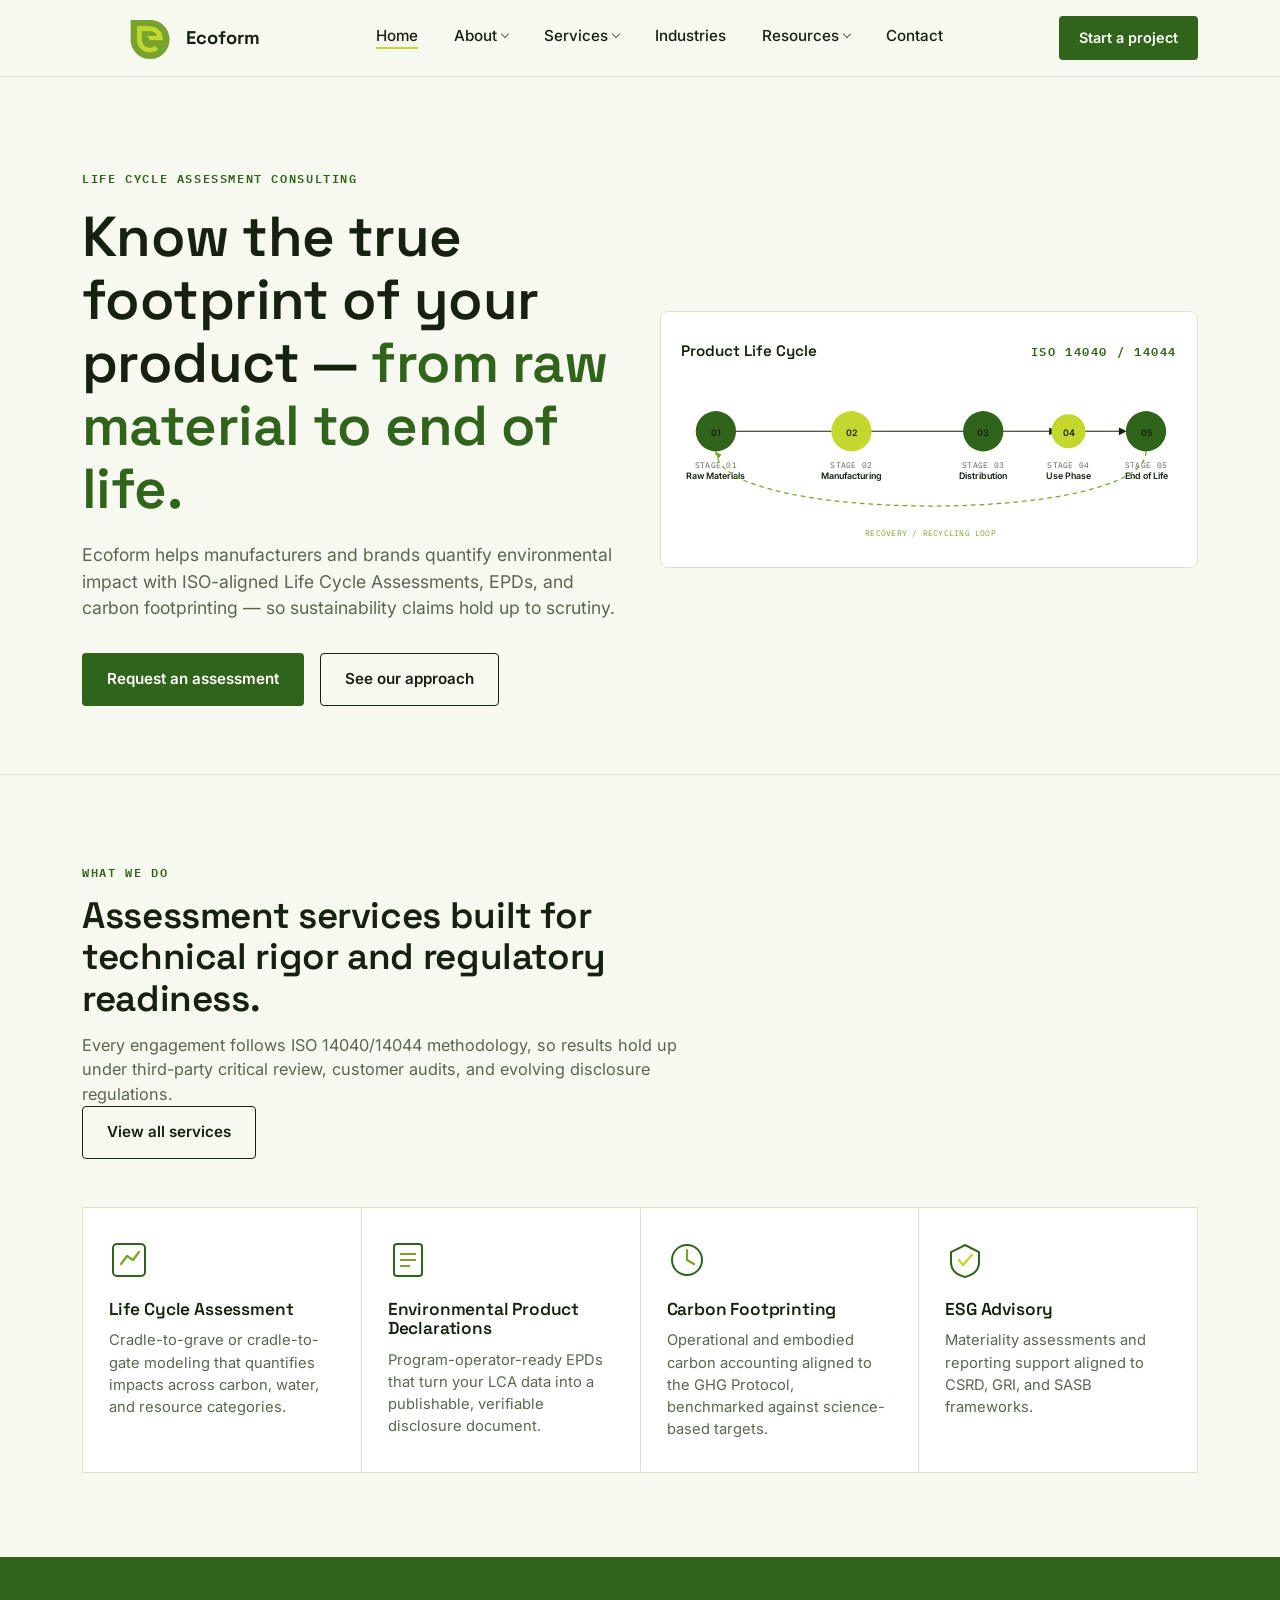
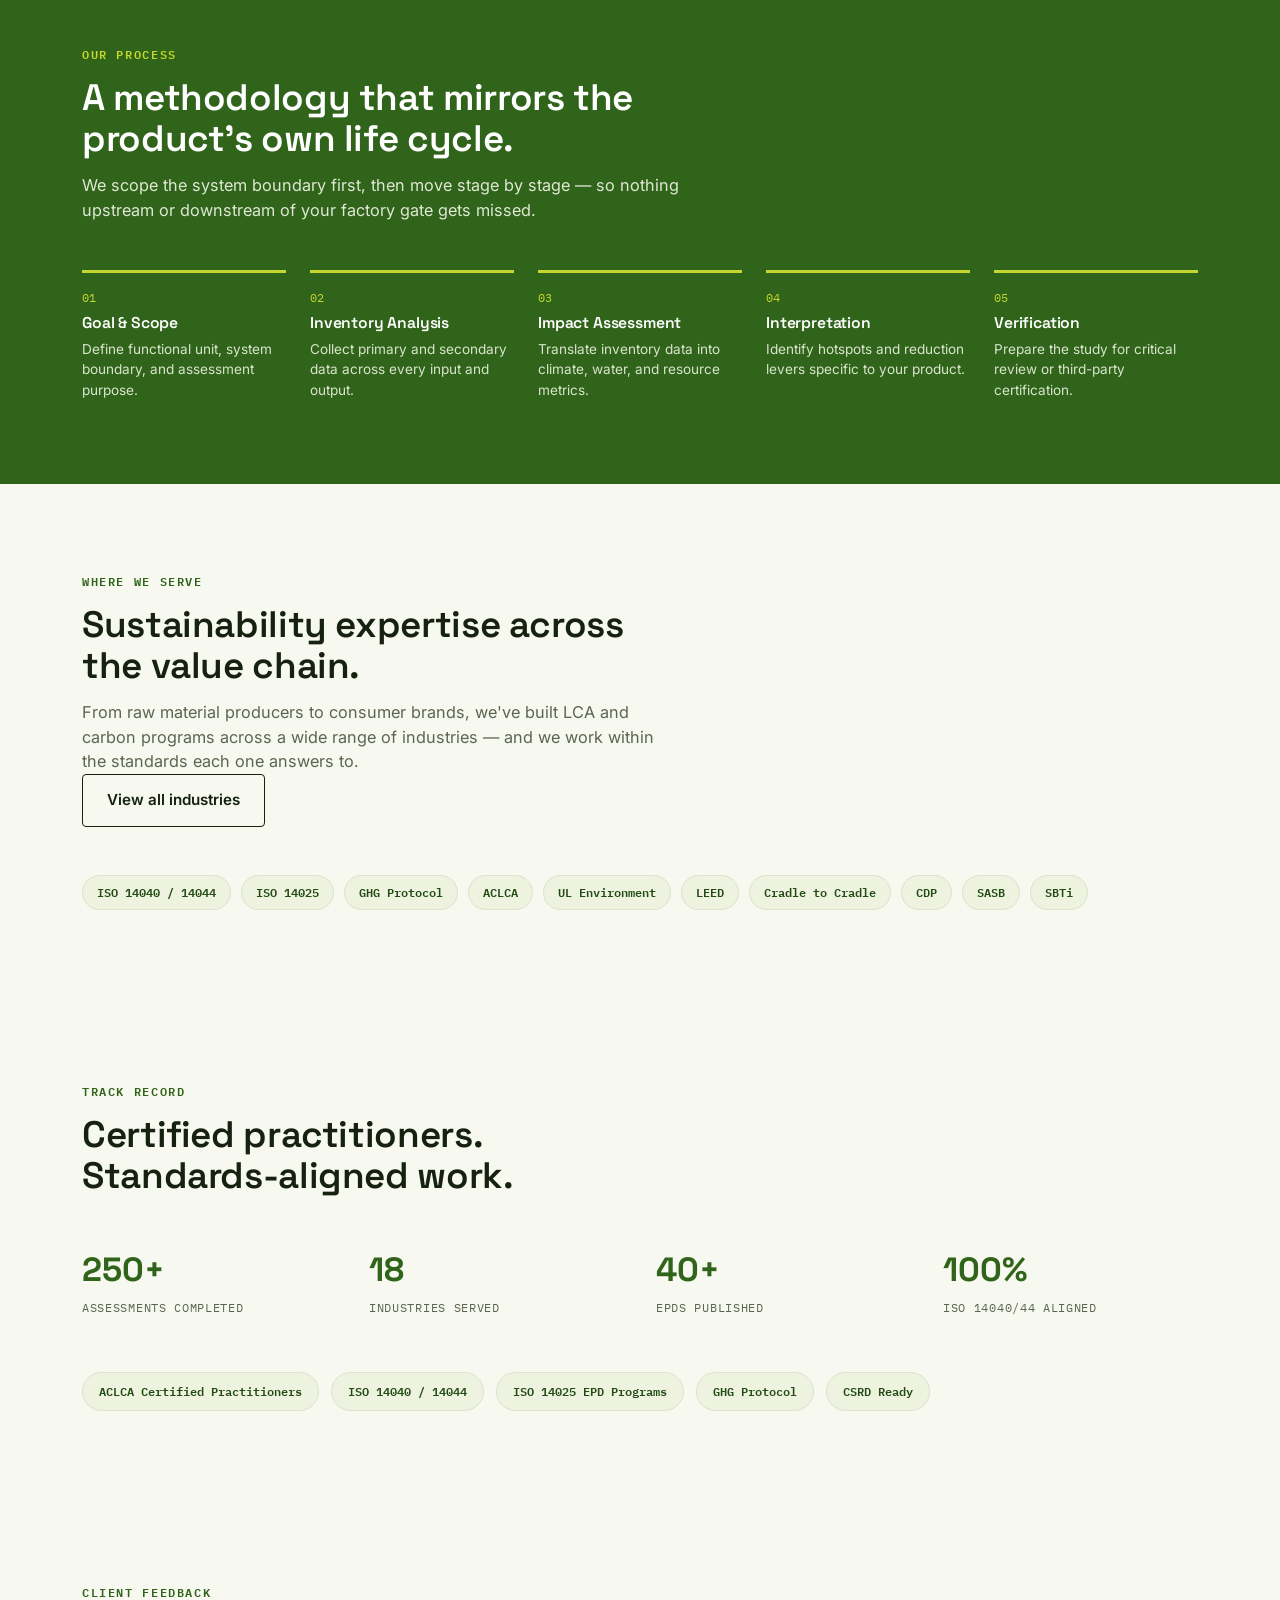
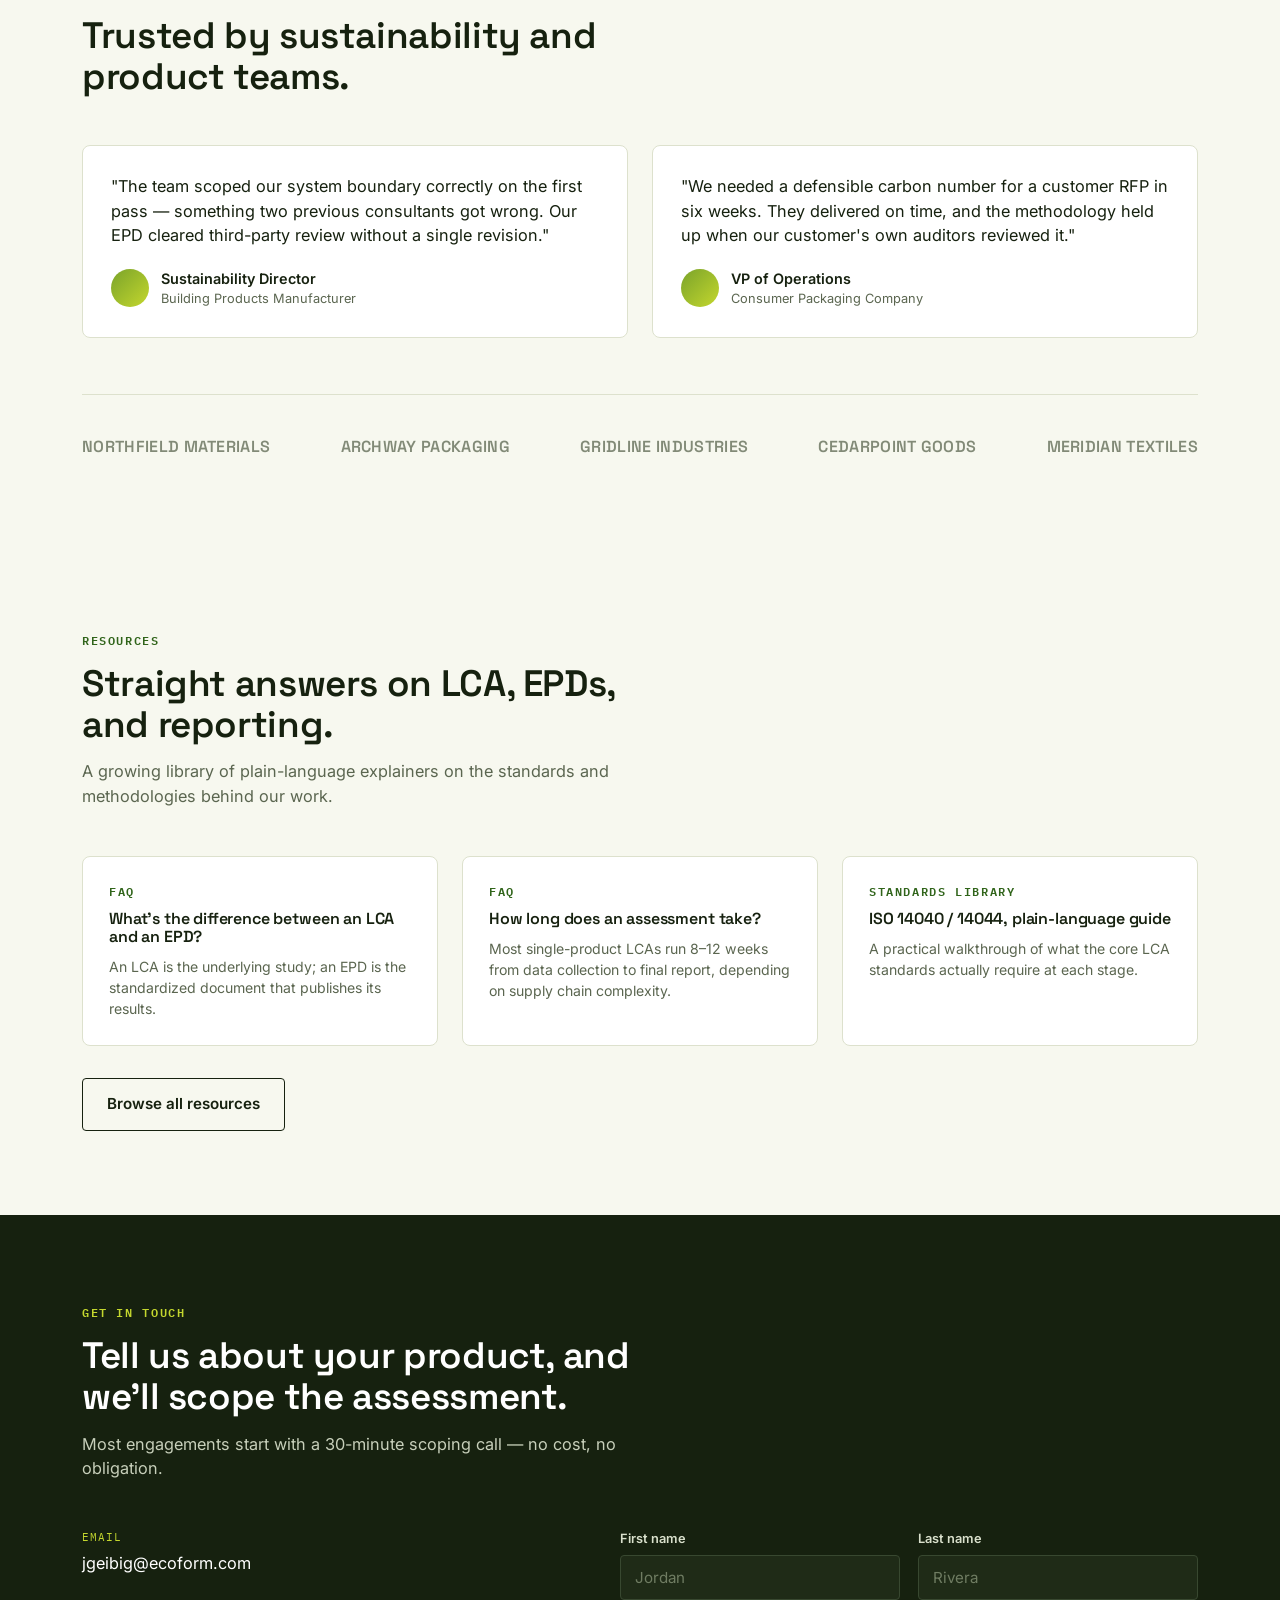
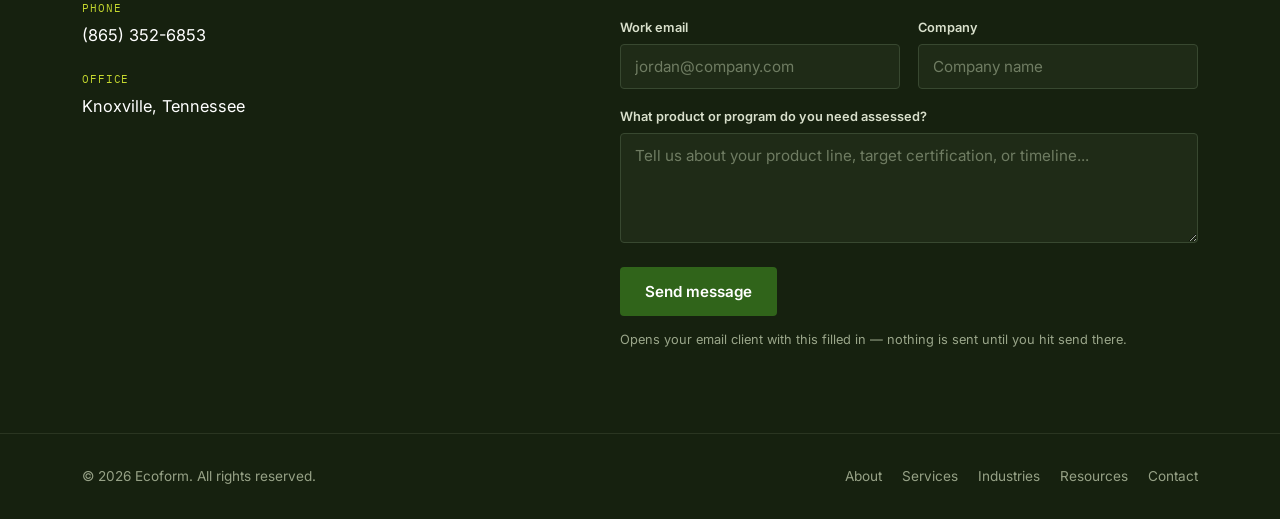
<file: index.html>
<!DOCTYPE html>
<!-- Search-replace "[Company Name]" throughout to set your real company name. Logo mark is a placeholder emblem — swap the <div class="logo-mark"> SVG for your real logo when ready. -->
<html lang="en">
<head>
<meta charset="UTF-8">
<meta name="viewport" content="width=device-width, initial-scale=1.0">
<title>Ecoform — Life Cycle Assessment Consulting</title>
<meta name="description" content="Ecoform helps manufacturers and brands quantify environmental impact through rigorous, ISO-aligned Life Cycle Assessments, EPDs, and carbon footprinting.">
<link rel="preconnect" href="https://fonts.googleapis.com">
<link rel="preconnect" href="https://fonts.gstatic.com" crossorigin>
<link href="https://fonts.googleapis.com/css2?family=Space+Grotesk:wght@500;600;700&family=Inter:wght@400;500;600;700&family=IBM+Plex+Mono:wght@500;600&display=swap" rel="stylesheet">
<link rel="stylesheet" href="styles.css">
</head>
<body>

<header>
  <div class="wrap nav">
    <a href="index.html" class="brand">
      <svg class="logo-mark" viewBox="0 0 34 34" fill="none" xmlns="http://www.w3.org/2000/svg" aria-hidden="true">
        <img src="assets/logo.png" width=50>
      </svg>
      Ecoform
    </a>
    <nav>
      <ul class="nav-links">
        <li><a href="index.html" class="active">Home</a></li>
        <li class="has-dropdown">
          <a href="about.html">About</a>
          <ul class="dropdown">
            <li><a href="about.html#why-we-exist">Why We Exist</a></li>
            <li><a href="about.html#how-we-serve">How We Serve</a></li>
            <li><a href="people.html">Meet the Team</a></li>
          </ul>
        </li>
        <li class="has-dropdown">
          <a href="services.html">Services</a>
          <ul class="dropdown">
            <li><a href="services.html#lca">Life Cycle Assessment</a></li>
            <li><a href="services.html#epd">Environmental Product Declarations</a></li>
            <li><a href="services.html#carbon">Carbon Footprinting</a></li>
            <li><a href="services.html#esg">ESG Advisory</a></li>
            <li><a href="verification.html">Verification &amp; Critical Review</a></li>
          </ul>
        </li>
        <li><a href="industries.html">Industries</a></li>
        <li class="has-dropdown">
          <a href="resources.html">Resources</a>
          <ul class="dropdown">
            <li><a href="resources.html#faq">FAQ</a></li>
            <li><a href="resources.html#standards">Standards Library</a></li>
          </ul>
        </li>
        <li><a href="index.html#contact">Contact</a></li>
      </ul>
    </nav>
    <a href="#contact" class="nav-cta">Start a project</a>
    <button class="nav-toggle" aria-label="Toggle menu" onclick="document.querySelector('.nav-links').classList.toggle('mobile-open')">
      <span></span><span></span><span></span>
    </button>
  </div>
</header>

<main id="top">

  <!-- HERO -->
  <section class="hero">
    <div class="wrap hero-grid">
      <div>
        <span class="eyebrow">Life Cycle Assessment Consulting</span>
        <h1>Know the true footprint of your product — <em>from raw material to end of life.</em></h1>
        <p class="lead">Ecoform helps manufacturers and brands quantify environmental impact with ISO-aligned Life Cycle Assessments, EPDs, and carbon footprinting — so sustainability claims hold up to scrutiny.</p>
        <div class="hero-actions">
          <a href="#contact" class="btn btn-primary">Request an assessment</a>
          <a href="#approach" class="btn btn-ghost">See our approach</a>
        </div>
      </div>

      <div class="diagram-panel">
        <div class="diagram-label">
          <span class="title">Product Life Cycle</span>
          <span class="eyebrow">ISO 14040 / 14044</span>
        </div>
        <svg viewBox="0 0 640 220" xmlns="http://www.w3.org/2000/svg" role="img" aria-label="Diagram showing the five stages of a product life cycle: raw materials, manufacturing, distribution, use phase, and end of life, with a recovery loop back to raw materials.">
          <!-- connecting lines -->
          <line class="flow-line" x1="70" y1="70" x2="200" y2="70"/>
          <line class="flow-line" x1="240" y1="70" x2="370" y2="70"/>
          <line class="flow-line" x1="410" y1="70" x2="480" y2="70"/>
          <line class="flow-line" x1="520" y1="70" x2="570" y2="70"/>

          <!-- arrowheads -->
          <path d="M195 65 L205 70 L195 75 Z" fill="var(--ink)"/>
          <path d="M365 65 L375 70 L365 75 Z" fill="var(--ink)"/>
          <path d="M475 65 L485 70 L475 75 Z" fill="var(--ink)"/>
          <path d="M565 65 L575 70 L565 75 Z" fill="var(--ink)"/>

          <!-- nodes -->
          <circle cx="45" cy="70" r="26" fill="#30641a"/>
          <circle cx="220" cy="70" r="26" fill="#c4d72e"/>
          <circle cx="390" cy="70" r="26" fill="#30641a"/>
          <circle cx="500" cy="70" r="22" fill="#c4d72e"/>
          <circle cx="600" cy="70" r="26" fill="#30641a"/>

          <text x="45" y="76" text-anchor="middle" class="flow-node-name" fill="#fff">01</text>
          <text x="220" y="76" text-anchor="middle" class="flow-node-name">02</text>
          <text x="390" y="76" text-anchor="middle" class="flow-node-name" fill="#fff">03</text>
          <text x="500" y="76" text-anchor="middle" class="flow-node-name">04</text>
          <text x="600" y="76" text-anchor="middle" class="flow-node-name" fill="#fff">05</text>

          <text x="45" y="118" text-anchor="middle" class="flow-node-label">Stage 01</text>
          <text x="45" y="132" text-anchor="middle" class="flow-node-name">Raw Materials</text>

          <text x="220" y="118" text-anchor="middle" class="flow-node-label">Stage 02</text>
          <text x="220" y="132" text-anchor="middle" class="flow-node-name">Manufacturing</text>

          <text x="390" y="118" text-anchor="middle" class="flow-node-label">Stage 03</text>
          <text x="390" y="132" text-anchor="middle" class="flow-node-name">Distribution</text>

          <text x="500" y="118" text-anchor="middle" class="flow-node-label">Stage 04</text>
          <text x="500" y="132" text-anchor="middle" class="flow-node-name">Use Phase</text>

          <text x="600" y="118" text-anchor="middle" class="flow-node-label">Stage 05</text>
          <text x="600" y="132" text-anchor="middle" class="flow-node-name">End of Life</text>

          <!-- recovery loop -->
          <path class="flow-loop" d="M600 96 C 600 190, 45 190, 45 96"/>
          <path d="M52 100 L44 96 L48 106 Z" fill="var(--mid)"/>
          <text x="322" y="205" text-anchor="middle" class="flow-loop-label">RECOVERY / RECYCLING LOOP</text>
        </svg>
      </div>
    </div>
  </section>

  <hr class="divider">

  <!-- SERVICES -->
  <section id="services">
    <div class="wrap">
      <div class="section-head">
        <span class="eyebrow">What we do</span>
        <h2>Assessment services built for technical rigor and regulatory readiness.</h2>
        <p>Every engagement follows ISO 14040/14044 methodology, so results hold up under third-party critical review, customer audits, and evolving disclosure regulations.</p>
        <a href="services.html" class="btn btn-ghost">View all services</a>
      </div>
    </div>

    <div class="wrap">
      <div class="services-grid">
        <div class="service-card">
          <svg class="service-icon" viewBox="0 0 40 40" fill="none"><rect x="4" y="4" width="32" height="32" rx="4" stroke="#30641a" stroke-width="2"/><path d="M12 24 L18 16 L24 20 L30 12" stroke="#7aa32a" stroke-width="2.2" stroke-linecap="round" stroke-linejoin="round"/></svg>
          <h3>Life Cycle Assessment</h3>
          <p>Cradle-to-grave or cradle-to-gate modeling that quantifies impacts across carbon, water, and resource categories.</p>
        </div>
        <div class="service-card">
          <svg class="service-icon" viewBox="0 0 40 40" fill="none"><rect x="6" y="4" width="28" height="32" rx="3" stroke="#30641a" stroke-width="2"/><line x1="12" y1="14" x2="28" y2="14" stroke="#7aa32a" stroke-width="2"/><line x1="12" y1="20" x2="28" y2="20" stroke="#7aa32a" stroke-width="2"/><line x1="12" y1="26" x2="22" y2="26" stroke="#7aa32a" stroke-width="2"/></svg>
          <h3>Environmental Product Declarations</h3>
          <p>Program-operator-ready EPDs that turn your LCA data into a publishable, verifiable disclosure document.</p>
        </div>
        <div class="service-card">
          <svg class="service-icon" viewBox="0 0 40 40" fill="none"><circle cx="20" cy="20" r="15" stroke="#30641a" stroke-width="2"/><path d="M20 10 v10 l7 4" stroke="#7aa32a" stroke-width="2.2" stroke-linecap="round"/></svg>
          <h3>Carbon Footprinting</h3>
          <p>Operational and embodied carbon accounting aligned to the GHG Protocol, benchmarked against science-based targets.</p>
        </div>
        <div class="service-card">
          <svg class="service-icon" viewBox="0 0 40 40" fill="none"><path d="M20 5 L34 12 V22 C34 30 28 35 20 37 C12 35 6 30 6 22 V12 Z" stroke="#30641a" stroke-width="2"/><path d="M14 20 L18 25 L27 15" stroke="#c4d72e" stroke-width="2.4" stroke-linecap="round" stroke-linejoin="round"/></svg>
          <h3>ESG Advisory</h3>
          <p>Materiality assessments and reporting support aligned to CSRD, GRI, and SASB frameworks.</p>
        </div>
      </div>
    </div>
  </section>

  <!-- APPROACH -->
  <section id="approach" class="approach">
    <div class="wrap">
      <div class="section-head">
        <span class="eyebrow">Our process</span>
        <h2>A methodology that mirrors the product's own life cycle.</h2>
        <p>We scope the system boundary first, then move stage by stage — so nothing upstream or downstream of your factory gate gets missed.</p>
      </div>
      <div class="stage-strip">
        <div class="stage">
          <span class="stage-num">01</span>
          <h4>Goal &amp; Scope</h4>
          <p>Define functional unit, system boundary, and assessment purpose.</p>
        </div>
        <div class="stage">
          <span class="stage-num">02</span>
          <h4>Inventory Analysis</h4>
          <p>Collect primary and secondary data across every input and output.</p>
        </div>
        <div class="stage">
          <span class="stage-num">03</span>
          <h4>Impact Assessment</h4>
          <p>Translate inventory data into climate, water, and resource metrics.</p>
        </div>
        <div class="stage">
          <span class="stage-num">04</span>
          <h4>Interpretation</h4>
          <p>Identify hotspots and reduction levers specific to your product.</p>
        </div>
        <div class="stage">
          <span class="stage-num">05</span>
          <h4>Verification</h4>
          <p>Prepare the study for critical review or third-party certification.</p>
        </div>
      </div>
    </div>
  </section>

  <!-- INDUSTRIES -->
  <section id="industries">
    <div class="wrap">
      <div class="section-head">
        <span class="eyebrow">Where we serve</span>
        <h2>Sustainability expertise across the value chain.</h2>
        <p>From raw material producers to consumer brands, we've built LCA and carbon programs across a wide range of industries — and we work within the standards each one answers to.</p>
        <a href="industries.html" class="btn btn-ghost">View all industries</a>
      </div>
      <div class="standards-wall">
        <span class="badge">ISO 14040 / 14044</span>
        <span class="badge">ISO 14025</span>
        <span class="badge">GHG Protocol</span>
        <span class="badge">ACLCA</span>
        <span class="badge">UL Environment</span>
        <span class="badge">LEED</span>
        <span class="badge">Cradle to Cradle</span>
        <span class="badge">CDP</span>
        <span class="badge">SASB</span>
        <span class="badge">SBTi</span>
      </div>
    </div>
  </section>

  <!-- CREDENTIALS -->
  <section id="credentials">
    <div class="wrap">
      <div class="section-head">
        <span class="eyebrow">Track record</span>
        <h2>Certified practitioners. Standards-aligned work.</h2>
      </div>

      <div class="stats-grid">
        <div class="stat"><div class="num">250+</div><div class="label">Assessments completed</div></div>
        <div class="stat"><div class="num">18</div><div class="label">Industries served</div></div>
        <div class="stat"><div class="num">40+</div><div class="label">EPDs published</div></div>
        <div class="stat"><div class="num">100%</div><div class="label">ISO 14040/44 aligned</div></div>
      </div>

      <div class="badge-row">
        <span class="badge">ACLCA Certified Practitioners</span>
        <span class="badge">ISO 14040 / 14044</span>
        <span class="badge">ISO 14025 EPD Programs</span>
        <span class="badge">GHG Protocol</span>
        <span class="badge">CSRD Ready</span>
      </div>
    </div>
  </section>

  <!-- TESTIMONIALS -->
  <section id="testimonials">
    <div class="wrap">
      <div class="section-head">
        <span class="eyebrow">Client feedback</span>
        <h2>Trusted by sustainability and product teams.</h2>
      </div>

      <div class="testimonial-grid">
        <div class="testimonial">
          <p class="quote">"The team scoped our system boundary correctly on the first pass — something two previous consultants got wrong. Our EPD cleared third-party review without a single revision."</p>
          <div class="who">
            <div class="avatar"></div>
            <div><div class="name">Sustainability Director</div><div class="role">Building Products Manufacturer</div></div>
          </div>
        </div>
        <div class="testimonial">
          <p class="quote">"We needed a defensible carbon number for a customer RFP in six weeks. They delivered on time, and the methodology held up when our customer's own auditors reviewed it."</p>
          <div class="who">
            <div class="avatar"></div>
            <div><div class="name">VP of Operations</div><div class="role">Consumer Packaging Company</div></div>
          </div>
        </div>
      </div>

      <div class="logo-strip">
        <span class="client-logo">NORTHFIELD MATERIALS</span>
        <span class="client-logo">ARCHWAY PACKAGING</span>
        <span class="client-logo">GRIDLINE INDUSTRIES</span>
        <span class="client-logo">CEDARPOINT GOODS</span>
        <span class="client-logo">MERIDIAN TEXTILES</span>
      </div>
    </div>
  </section>

  <!-- RESOURCES / INSIGHTS TEASER -->
  <section id="insights">
    <div class="wrap">
      <div class="section-head">
        <span class="eyebrow">Resources</span>
        <h2>Straight answers on LCA, EPDs, and reporting.</h2>
        <p>A growing library of plain-language explainers on the standards and methodologies behind our work.</p>
      </div>
      <div class="insights-grid">
        <div class="insight-card">
          <span class="eyebrow">FAQ</span>
          <h3>What's the difference between an LCA and an EPD?</h3>
          <p>An LCA is the underlying study; an EPD is the standardized document that publishes its results.</p>
        </div>
        <div class="insight-card">
          <span class="eyebrow">FAQ</span>
          <h3>How long does an assessment take?</h3>
          <p>Most single-product LCAs run 8–12 weeks from data collection to final report, depending on supply chain complexity.</p>
        </div>
        <div class="insight-card">
          <span class="eyebrow">Standards Library</span>
          <h3>ISO 14040 / 14044, plain-language guide</h3>
          <p>A practical walkthrough of what the core LCA standards actually require at each stage.</p>
        </div>
      </div>
      <div style="margin-top: 32px;">
        <a href="resources.html" class="btn btn-ghost">Browse all resources</a>
      </div>
    </div>
  </section>

  <!-- CONTACT -->
  <section id="contact" class="contact">
    <div class="wrap">
      <div class="section-head">
        <span class="eyebrow">Get in touch</span>
        <h2>Tell us about your product, and we'll scope the assessment.</h2>
        <p>Most engagements start with a 30-minute scoping call — no cost, no obligation.</p>
      </div>

      <div class="contact-grid">
        <div class="contact-points">
          <div class="contact-point">
            <div class="label">Email</div>
            <div class="value">jgeibig@ecoform.com</div>
          </div>
          <div class="contact-point">
            <div class="label">Phone</div>
            <div class="value">(865) 352-6853</div>
          </div>
          <div class="contact-point">
            <div class="label">Office</div>
            <div class="value">Knoxville, Tennessee</div>
          </div>
        </div>

        <form id="contact-form">
          <div class="form-row">
            <div>
              <label for="fname">First name</label>
              <input id="fname" name="fname" type="text" placeholder="Jordan" required>
            </div>
            <div>
              <label for="lname">Last name</label>
              <input id="lname" name="lname" type="text" placeholder="Rivera" required>
            </div>
          </div>
          <div class="form-row">
            <div>
              <label for="email">Work email</label>
              <input id="email" name="email" type="email" placeholder="jordan@company.com" required>
            </div>
            <div>
              <label for="company">Company</label>
              <input id="company" name="company" type="text" placeholder="Company name" required>
            </div>
          </div>
          <div>
            <label for="message">What product or program do you need assessed?</label>
            <textarea id="message" name="message" placeholder="Tell us about your product line, target certification, or timeline..."></textarea>
          </div>
          <button type="submit" class="btn btn-primary" style="justify-self: start;">Send message</button>
          <p class="form-note">Opens your email client with this filled in — nothing is sent until you hit send there.</p>
        </form>
        <script>
          document.getElementById('contact-form').addEventListener('submit', function (event) {
            event.preventDefault();
            var f = event.target;
            var subject = 'New inquiry from ' + f.fname.value + ' ' + f.lname.value + ' (' + f.company.value + ')';
            var body = 'Name: ' + f.fname.value + ' ' + f.lname.value +
                       '\nEmail: ' + f.email.value +
                       '\nCompany: ' + f.company.value +
                       '\n\nMessage:\n' + f.message.value;
            var mailto = 'mailto:jgeibig@ecoform.com' +
                         '?subject=' + encodeURIComponent(subject) +
                         '&body=' + encodeURIComponent(body);
            window.location.href = mailto;
          });
        </script>
      </div>
    </div>
  </section>

</main>

<footer>
  <div class="wrap footer-row">
    <span>© 2026 Ecoform. All rights reserved.</span>
    <div class="footer-links">
      <a href="about.html">About</a>
      <a href="services.html">Services</a>
      <a href="industries.html">Industries</a>
      <a href="resources.html">Resources</a>
      <a href="index.html#contact">Contact</a>
    </div>
  </div>
</footer>

</body>
</html>
</file>
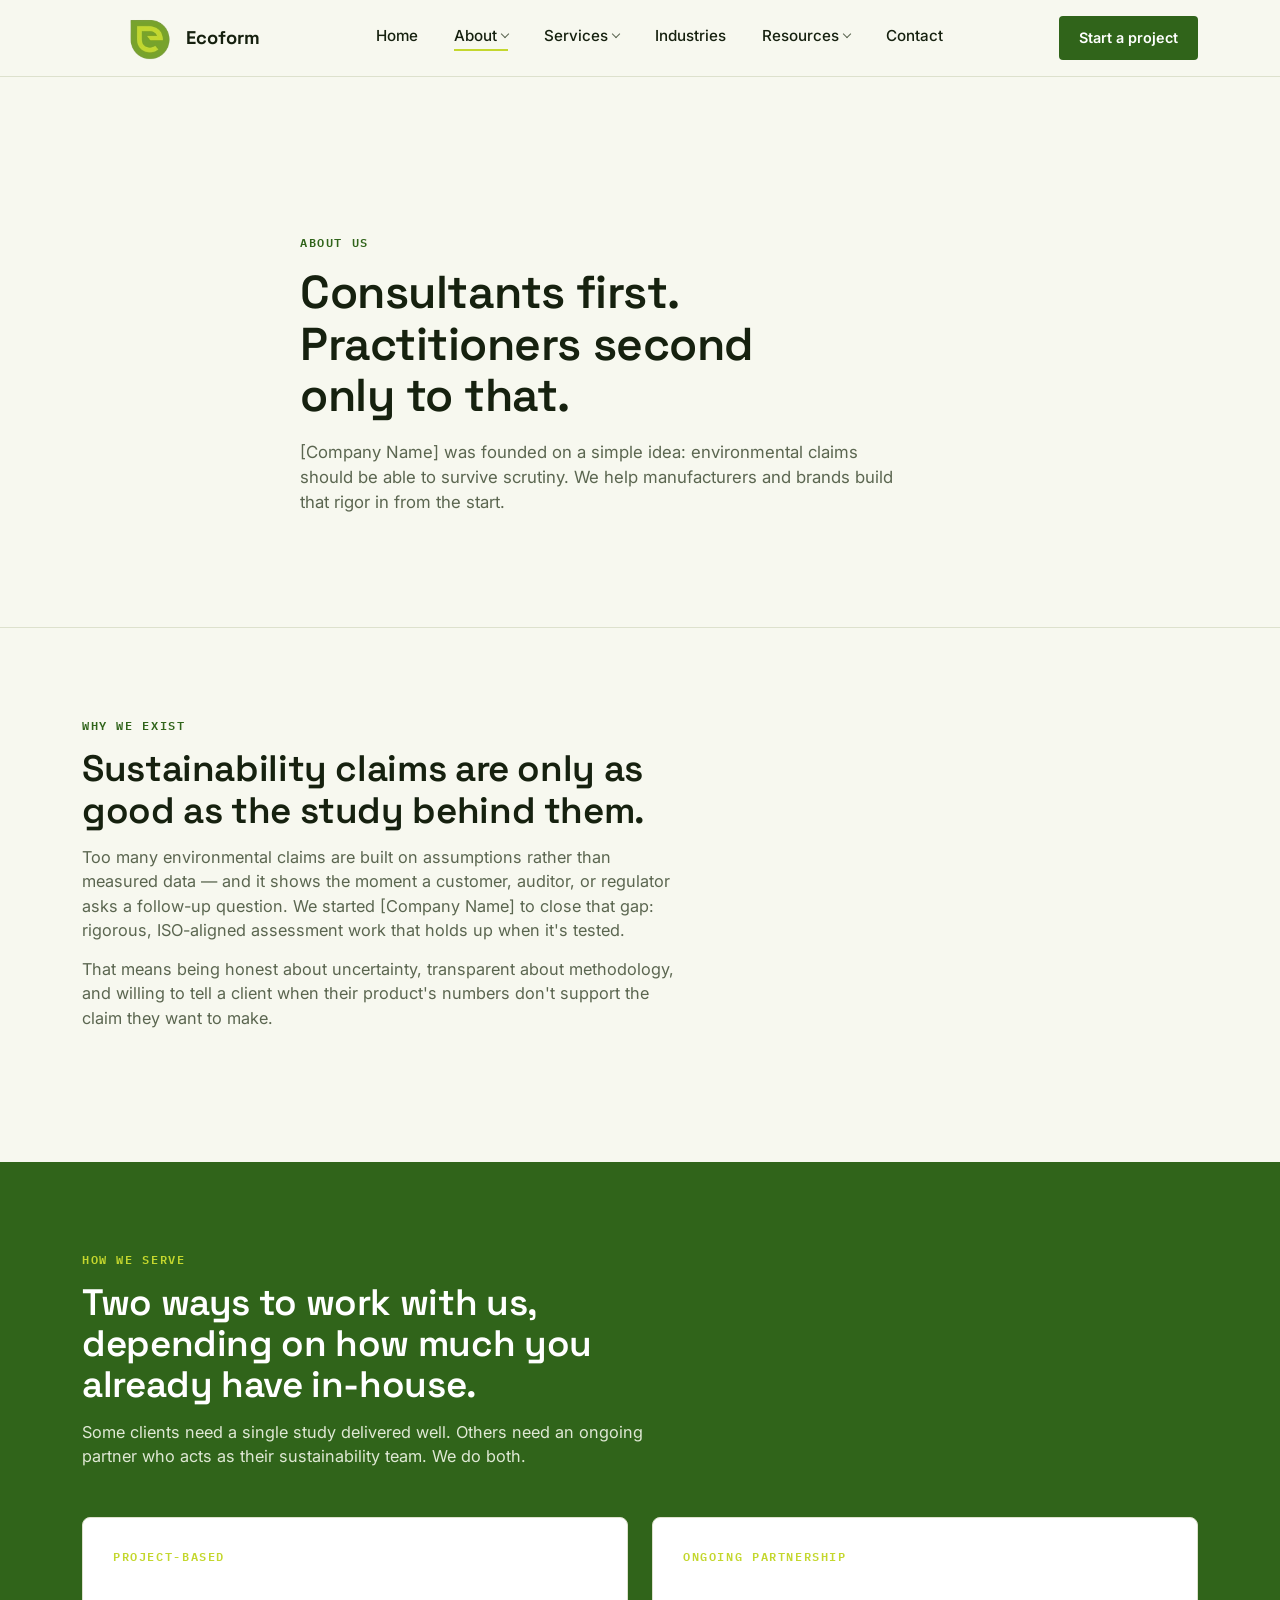
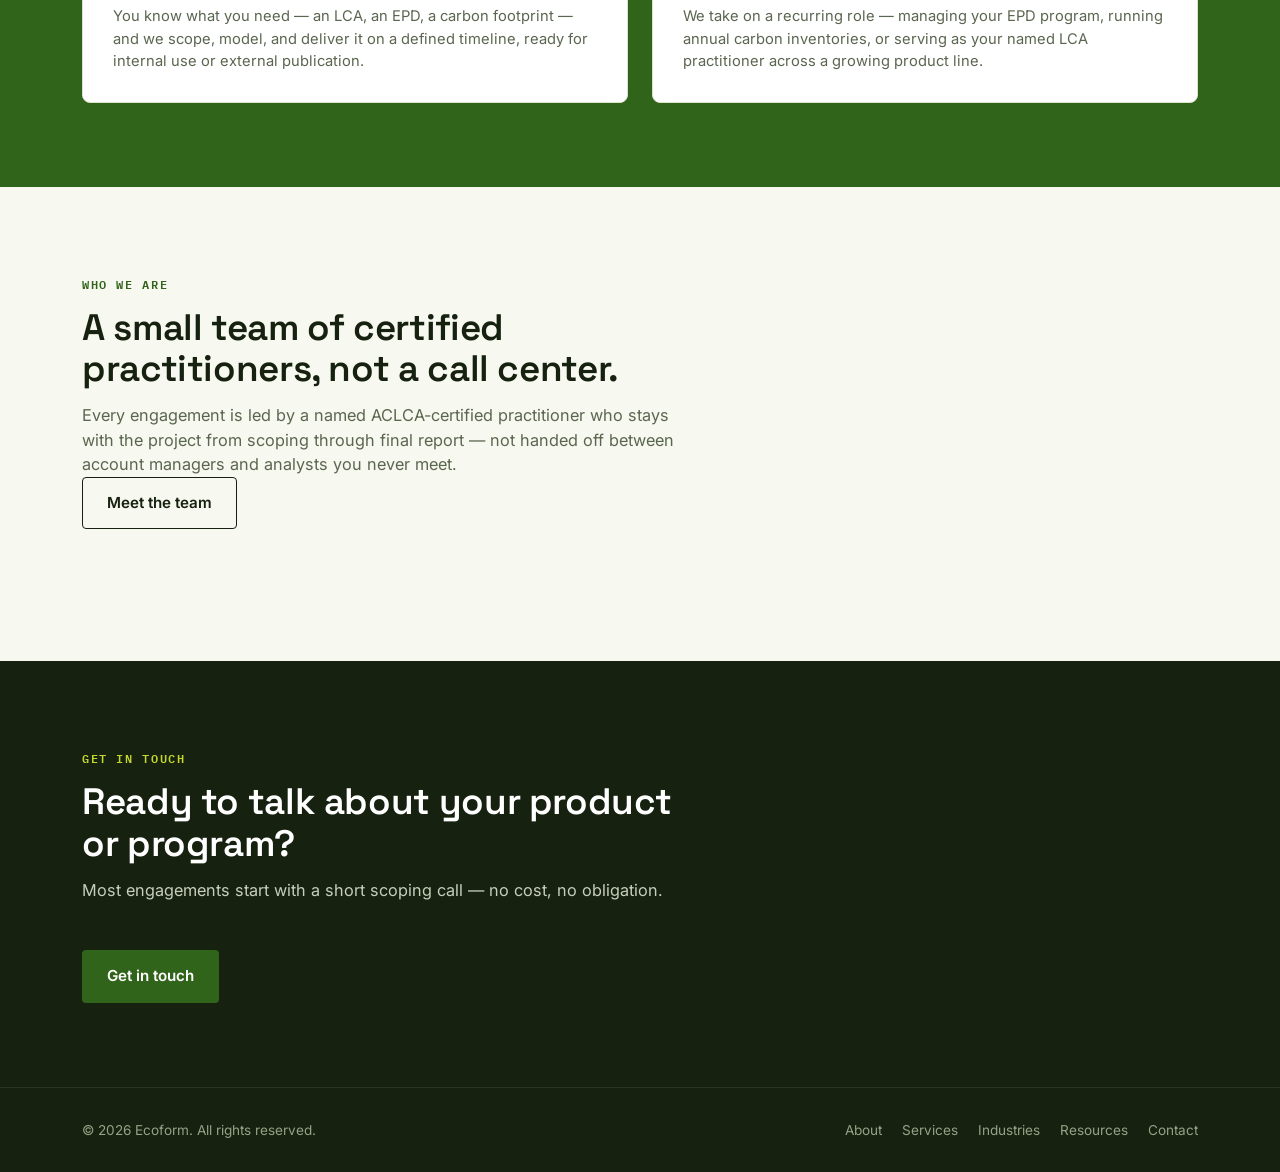
<file: about.html>
<!DOCTYPE html>
<!-- Search-replace "[Company Name]" throughout. -->
<html lang="en">
<head>
<meta charset="UTF-8">
<meta name="viewport" content="width=device-width, initial-scale=1.0">
<title>About Us — Ecoform</title>
<meta name="description" content="Why [Company Name] exists, how we work with clients, and who's behind the studies we publish.">
<link rel="preconnect" href="https://fonts.googleapis.com">
<link rel="preconnect" href="https://fonts.gstatic.com" crossorigin>
<link href="https://fonts.googleapis.com/css2?family=Space+Grotesk:wght@500;600;700&family=Inter:wght@400;500;600;700&family=IBM+Plex+Mono:wght@500;600&display=swap" rel="stylesheet">
<link rel="stylesheet" href="styles.css">
</head>
<body>

<header>
  <div class="wrap nav">
    <a href="index.html" class="brand">
      <svg class="logo-mark" viewBox="0 0 34 34" fill="none" xmlns="http://www.w3.org/2000/svg" aria-hidden="true">
        <img src="assets/logo.png" width=50>
      </svg>
      Ecoform
    </a>
    <nav>
      <ul class="nav-links">
        <li><a href="index.html">Home</a></li>
        <li class="has-dropdown">
          <a href="about.html" class="active">About</a>
          <ul class="dropdown">
            <li><a href="about.html#why-we-exist">Why We Exist</a></li>
            <li><a href="about.html#how-we-serve">How We Serve</a></li>
            <li><a href="people.html">Meet the Team</a></li>
          </ul>
        </li>
        <li class="has-dropdown">
          <a href="services.html">Services</a>
          <ul class="dropdown">
            <li><a href="services.html#lca">Life Cycle Assessment</a></li>
            <li><a href="services.html#epd">Environmental Product Declarations</a></li>
            <li><a href="services.html#carbon">Carbon Footprinting</a></li>
            <li><a href="services.html#esg">ESG Advisory</a></li>
            <li><a href="verification.html">Verification &amp; Critical Review</a></li>
          </ul>
        </li>
        <li><a href="industries.html">Industries</a></li>
        <li class="has-dropdown">
          <a href="resources.html">Resources</a>
          <ul class="dropdown">
            <li><a href="resources.html#faq">FAQ</a></li>
            <li><a href="resources.html#standards">Standards Library</a></li>
          </ul>
        </li>
        <li><a href="index.html#contact">Contact</a></li>
      </ul>
    </nav>
    <a href="index.html#contact" class="nav-cta">Start a project</a>
    <button class="nav-toggle" aria-label="Toggle menu" onclick="document.querySelector('.nav-links').classList.toggle('mobile-open')">
      <span></span><span></span><span></span>
    </button>
  </div>
</header>

<main>

  <!-- PAGE HERO -->
  <section class="hero">
    <div class="wrap page-hero">
      <span class="eyebrow">About Us</span>
      <h1>Consultants first. Practitioners second only to that.</h1>
      <p class="lead">[Company Name] was founded on a simple idea: environmental claims should be able to survive scrutiny. We help manufacturers and brands build that rigor in from the start.</p>
    </div>
  </section>

  <hr class="divider">

  <!-- WHY WE EXIST -->
  <section id="why-we-exist">
    <div class="wrap">
      <div class="section-head">
        <span class="eyebrow">Why we exist</span>
        <h2>Sustainability claims are only as good as the study behind them.</h2>
        <p>Too many environmental claims are built on assumptions rather than measured data — and it shows the moment a customer, auditor, or regulator asks a follow-up question. We started [Company Name] to close that gap: rigorous, ISO-aligned assessment work that holds up when it's tested.</p>
        <p>That means being honest about uncertainty, transparent about methodology, and willing to tell a client when their product's numbers don't support the claim they want to make.</p>
      </div>
    </div>
  </section>

  <!-- HOW WE SERVE -->
  <section id="how-we-serve" class="approach">
    <div class="wrap">
      <div class="section-head">
        <span class="eyebrow">How we serve</span>
        <h2>Two ways to work with us, depending on how much you already have in-house.</h2>
        <p>Some clients need a single study delivered well. Others need an ongoing partner who acts as their sustainability team. We do both.</p>
      </div>
      <div class="model-grid">
        <div class="model-card">
          <span class="eyebrow">Project-Based</span>
          <h3>A specific study, delivered end to end</h3>
          <p>You know what you need — an LCA, an EPD, a carbon footprint — and we scope, model, and deliver it on a defined timeline, ready for internal use or external publication.</p>
        </div>
        <div class="model-card">
          <span class="eyebrow">Ongoing Partnership</span>
          <h3>An extension of your sustainability team</h3>
          <p>We take on a recurring role — managing your EPD program, running annual carbon inventories, or serving as your named LCA practitioner across a growing product line.</p>
        </div>
      </div>
    </div>
  </section>

  <!-- WHO WE ARE -->
  <section id="who-we-are">
    <div class="wrap">
      <div class="section-head">
        <span class="eyebrow">Who we are</span>
        <h2>A small team of certified practitioners, not a call center.</h2>
        <p>Every engagement is led by a named ACLCA-certified practitioner who stays with the project from scoping through final report — not handed off between account managers and analysts you never meet.</p>
        <a href="people.html" class="btn btn-ghost">Meet the team</a>
      </div>
    </div>
  </section>

  <!-- CONTACT CTA -->
  <section id="contact" class="contact">
    <div class="wrap">
      <div class="section-head">
        <span class="eyebrow">Get in touch</span>
        <h2>Ready to talk about your product or program?</h2>
        <p>Most engagements start with a short scoping call — no cost, no obligation.</p>
      </div>
      <a href="index.html#contact" class="btn btn-primary">Get in touch</a>
    </div>
  </section>

</main>

<footer>
  <div class="wrap footer-row">
    <span>© 2026 Ecoform. All rights reserved.</span>
    <div class="footer-links">
      <a href="about.html">About</a>
      <a href="services.html">Services</a>
      <a href="industries.html">Industries</a>
      <a href="resources.html">Resources</a>
      <a href="index.html#contact">Contact</a>
    </div>
  </div>
</footer>

</body>
</html>
</file>
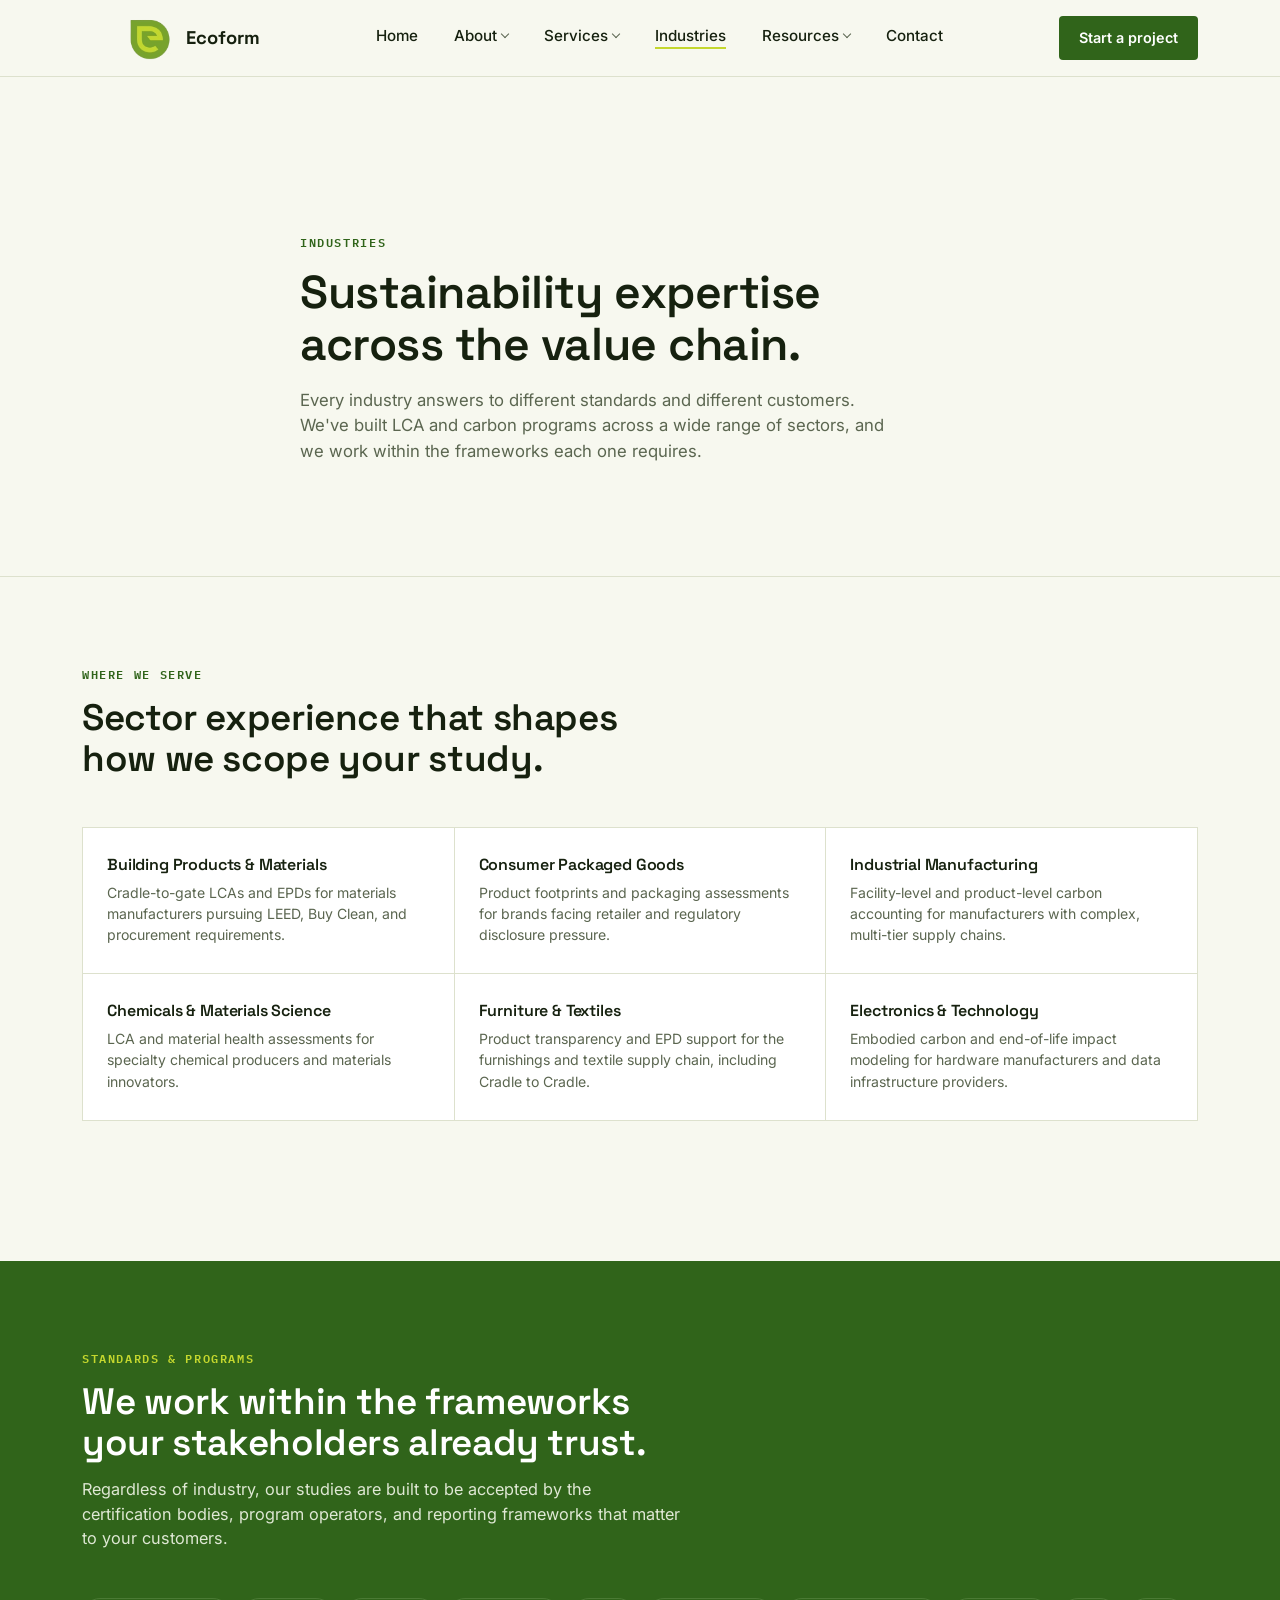
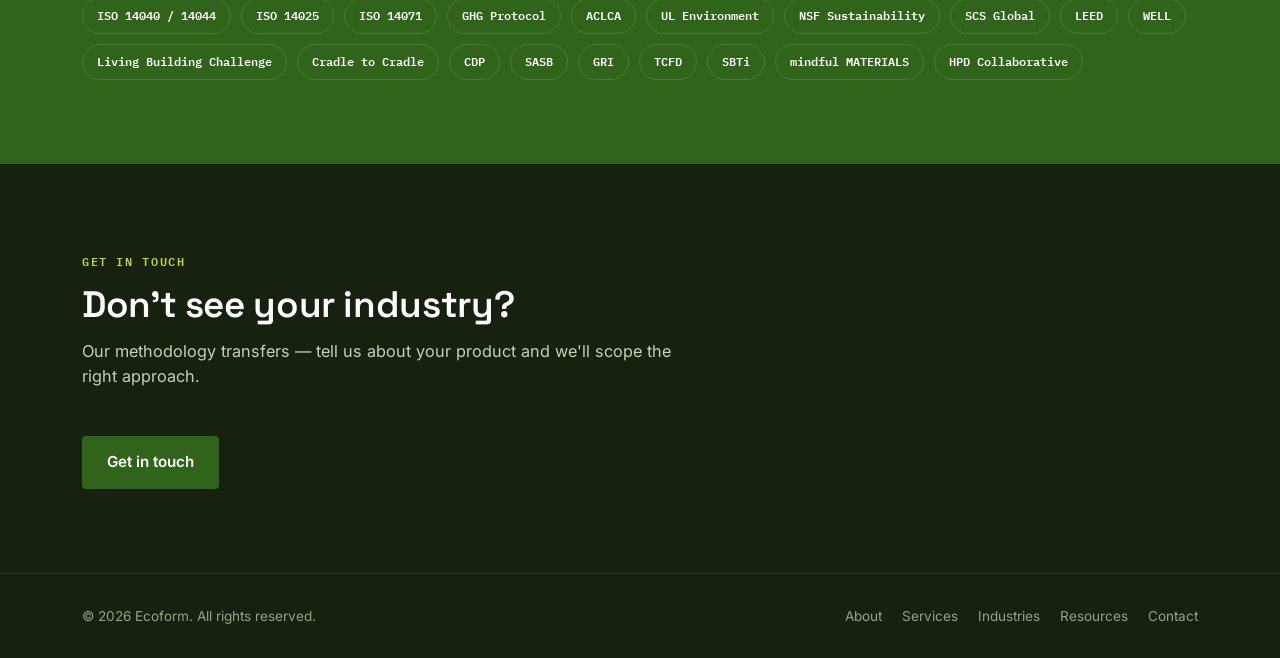
<file: industries.html>
<!DOCTYPE html>
<!-- Search-replace "[Company Name]" throughout. -->
<html lang="en">
<head>
<meta charset="UTF-8">
<meta name="viewport" content="width=device-width, initial-scale=1.0">
<title>Industries — Ecoform</title>
<meta name="description" content="Industries served and standards we work within, from [Company Name].">
<link rel="preconnect" href="https://fonts.googleapis.com">
<link rel="preconnect" href="https://fonts.gstatic.com" crossorigin>
<link href="https://fonts.googleapis.com/css2?family=Space+Grotesk:wght@500;600;700&family=Inter:wght@400;500;600;700&family=IBM+Plex+Mono:wght@500;600&display=swap" rel="stylesheet">
<link rel="stylesheet" href="styles.css">
</head>
<body>

<header>
  <div class="wrap nav">
    <a href="index.html" class="brand">
      <svg class="logo-mark" viewBox="0 0 34 34" fill="none" xmlns="http://www.w3.org/2000/svg" aria-hidden="true">
        <img src="assets/logo.png" width=50>
      </svg>
      Ecoform
    </a>
    <nav>
      <ul class="nav-links">
        <li><a href="index.html">Home</a></li>
        <li class="has-dropdown">
          <a href="about.html">About</a>
          <ul class="dropdown">
            <li><a href="about.html#why-we-exist">Why We Exist</a></li>
            <li><a href="about.html#how-we-serve">How We Serve</a></li>
            <li><a href="people.html">Meet the Team</a></li>
          </ul>
        </li>
        <li class="has-dropdown">
          <a href="services.html">Services</a>
          <ul class="dropdown">
            <li><a href="services.html#lca">Life Cycle Assessment</a></li>
            <li><a href="services.html#epd">Environmental Product Declarations</a></li>
            <li><a href="services.html#carbon">Carbon Footprinting</a></li>
            <li><a href="services.html#esg">ESG Advisory</a></li>
            <li><a href="verification.html">Verification &amp; Critical Review</a></li>
          </ul>
        </li>
        <li><a href="industries.html" class="active">Industries</a></li>
        <li class="has-dropdown">
          <a href="resources.html">Resources</a>
          <ul class="dropdown">
            <li><a href="resources.html#faq">FAQ</a></li>
            <li><a href="resources.html#standards">Standards Library</a></li>
          </ul>
        </li>
        <li><a href="index.html#contact">Contact</a></li>
      </ul>
    </nav>
    <a href="index.html#contact" class="nav-cta">Start a project</a>
    <button class="nav-toggle" aria-label="Toggle menu" onclick="document.querySelector('.nav-links').classList.toggle('mobile-open')">
      <span></span><span></span><span></span>
    </button>
  </div>
</header>

<main>

  <!-- PAGE HERO -->
  <section class="hero">
    <div class="wrap page-hero">
      <span class="eyebrow">Industries</span>
      <h1>Sustainability expertise across the value chain.</h1>
      <p class="lead">Every industry answers to different standards and different customers. We've built LCA and carbon programs across a wide range of sectors, and we work within the frameworks each one requires.</p>
    </div>
  </section>

  <hr class="divider">

  <!-- INDUSTRY GRID -->
  <section id="industry-list">
    <div class="wrap">
      <div class="section-head">
        <span class="eyebrow">Where we serve</span>
        <h2>Sector experience that shapes how we scope your study.</h2>
      </div>
      <div class="industry-grid">
        <div class="industry-card">
          <h3>Building Products &amp; Materials</h3>
          <p>Cradle-to-gate LCAs and EPDs for materials manufacturers pursuing LEED, Buy Clean, and procurement requirements.</p>
        </div>
        <div class="industry-card">
          <h3>Consumer Packaged Goods</h3>
          <p>Product footprints and packaging assessments for brands facing retailer and regulatory disclosure pressure.</p>
        </div>
        <div class="industry-card">
          <h3>Industrial Manufacturing</h3>
          <p>Facility-level and product-level carbon accounting for manufacturers with complex, multi-tier supply chains.</p>
        </div>
        <div class="industry-card">
          <h3>Chemicals &amp; Materials Science</h3>
          <p>LCA and material health assessments for specialty chemical producers and materials innovators.</p>
        </div>
        <div class="industry-card">
          <h3>Furniture &amp; Textiles</h3>
          <p>Product transparency and EPD support for the furnishings and textile supply chain, including Cradle to Cradle.</p>
        </div>
        <div class="industry-card">
          <h3>Electronics &amp; Technology</h3>
          <p>Embodied carbon and end-of-life impact modeling for hardware manufacturers and data infrastructure providers.</p>
        </div>
      </div>
    </div>
  </section>

  <!-- STANDARDS WALL -->
  <section id="standards" class="approach">
    <div class="wrap">
      <div class="section-head">
        <span class="eyebrow">Standards &amp; programs</span>
        <h2>We work within the frameworks your stakeholders already trust.</h2>
        <p>Regardless of industry, our studies are built to be accepted by the certification bodies, program operators, and reporting frameworks that matter to your customers.</p>
      </div>
      <div class="standards-wall">
        <span class="badge" style="background:transparent;border-color:#4a7a34;color:#fff;">ISO 14040 / 14044</span>
        <span class="badge" style="background:transparent;border-color:#4a7a34;color:#fff;">ISO 14025</span>
        <span class="badge" style="background:transparent;border-color:#4a7a34;color:#fff;">ISO 14071</span>
        <span class="badge" style="background:transparent;border-color:#4a7a34;color:#fff;">GHG Protocol</span>
        <span class="badge" style="background:transparent;border-color:#4a7a34;color:#fff;">ACLCA</span>
        <span class="badge" style="background:transparent;border-color:#4a7a34;color:#fff;">UL Environment</span>
        <span class="badge" style="background:transparent;border-color:#4a7a34;color:#fff;">NSF Sustainability</span>
        <span class="badge" style="background:transparent;border-color:#4a7a34;color:#fff;">SCS Global</span>
        <span class="badge" style="background:transparent;border-color:#4a7a34;color:#fff;">LEED</span>
        <span class="badge" style="background:transparent;border-color:#4a7a34;color:#fff;">WELL</span>
        <span class="badge" style="background:transparent;border-color:#4a7a34;color:#fff;">Living Building Challenge</span>
        <span class="badge" style="background:transparent;border-color:#4a7a34;color:#fff;">Cradle to Cradle</span>
        <span class="badge" style="background:transparent;border-color:#4a7a34;color:#fff;">CDP</span>
        <span class="badge" style="background:transparent;border-color:#4a7a34;color:#fff;">SASB</span>
        <span class="badge" style="background:transparent;border-color:#4a7a34;color:#fff;">GRI</span>
        <span class="badge" style="background:transparent;border-color:#4a7a34;color:#fff;">TCFD</span>
        <span class="badge" style="background:transparent;border-color:#4a7a34;color:#fff;">SBTi</span>
        <span class="badge" style="background:transparent;border-color:#4a7a34;color:#fff;">mindful MATERIALS</span>
        <span class="badge" style="background:transparent;border-color:#4a7a34;color:#fff;">HPD Collaborative</span>
      </div>
    </div>
  </section>

  <!-- CONTACT CTA -->
  <section id="contact" class="contact">
    <div class="wrap">
      <div class="section-head">
        <span class="eyebrow">Get in touch</span>
        <h2>Don't see your industry?</h2>
        <p>Our methodology transfers — tell us about your product and we'll scope the right approach.</p>
      </div>
      <a href="index.html#contact" class="btn btn-primary">Get in touch</a>
    </div>
  </section>

</main>

<footer>
  <div class="wrap footer-row">
    <span>© 2026 Ecoform. All rights reserved.</span>
    <div class="footer-links">
      <a href="about.html">About</a>
      <a href="services.html">Services</a>
      <a href="industries.html">Industries</a>
      <a href="resources.html">Resources</a>
      <a href="index.html#contact">Contact</a>
    </div>
  </div>
</footer>

</body>
</html>
</file>
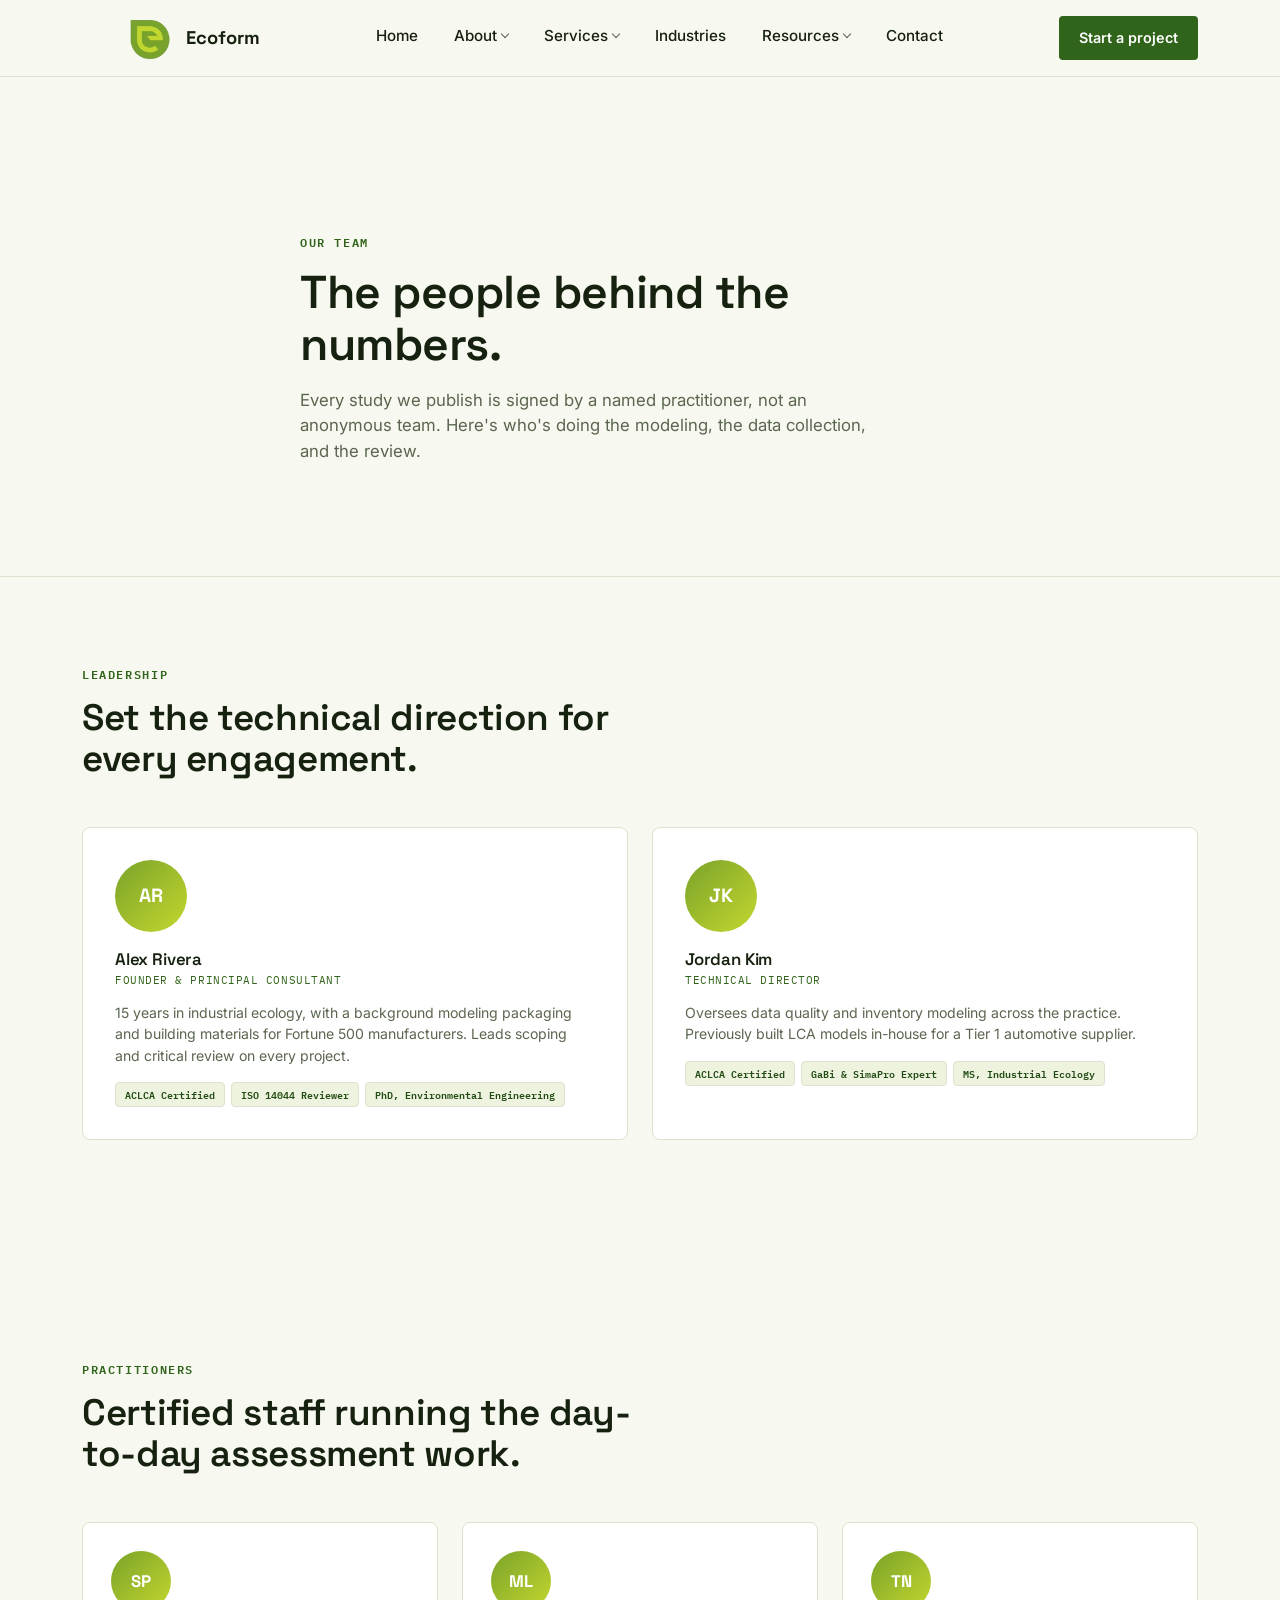
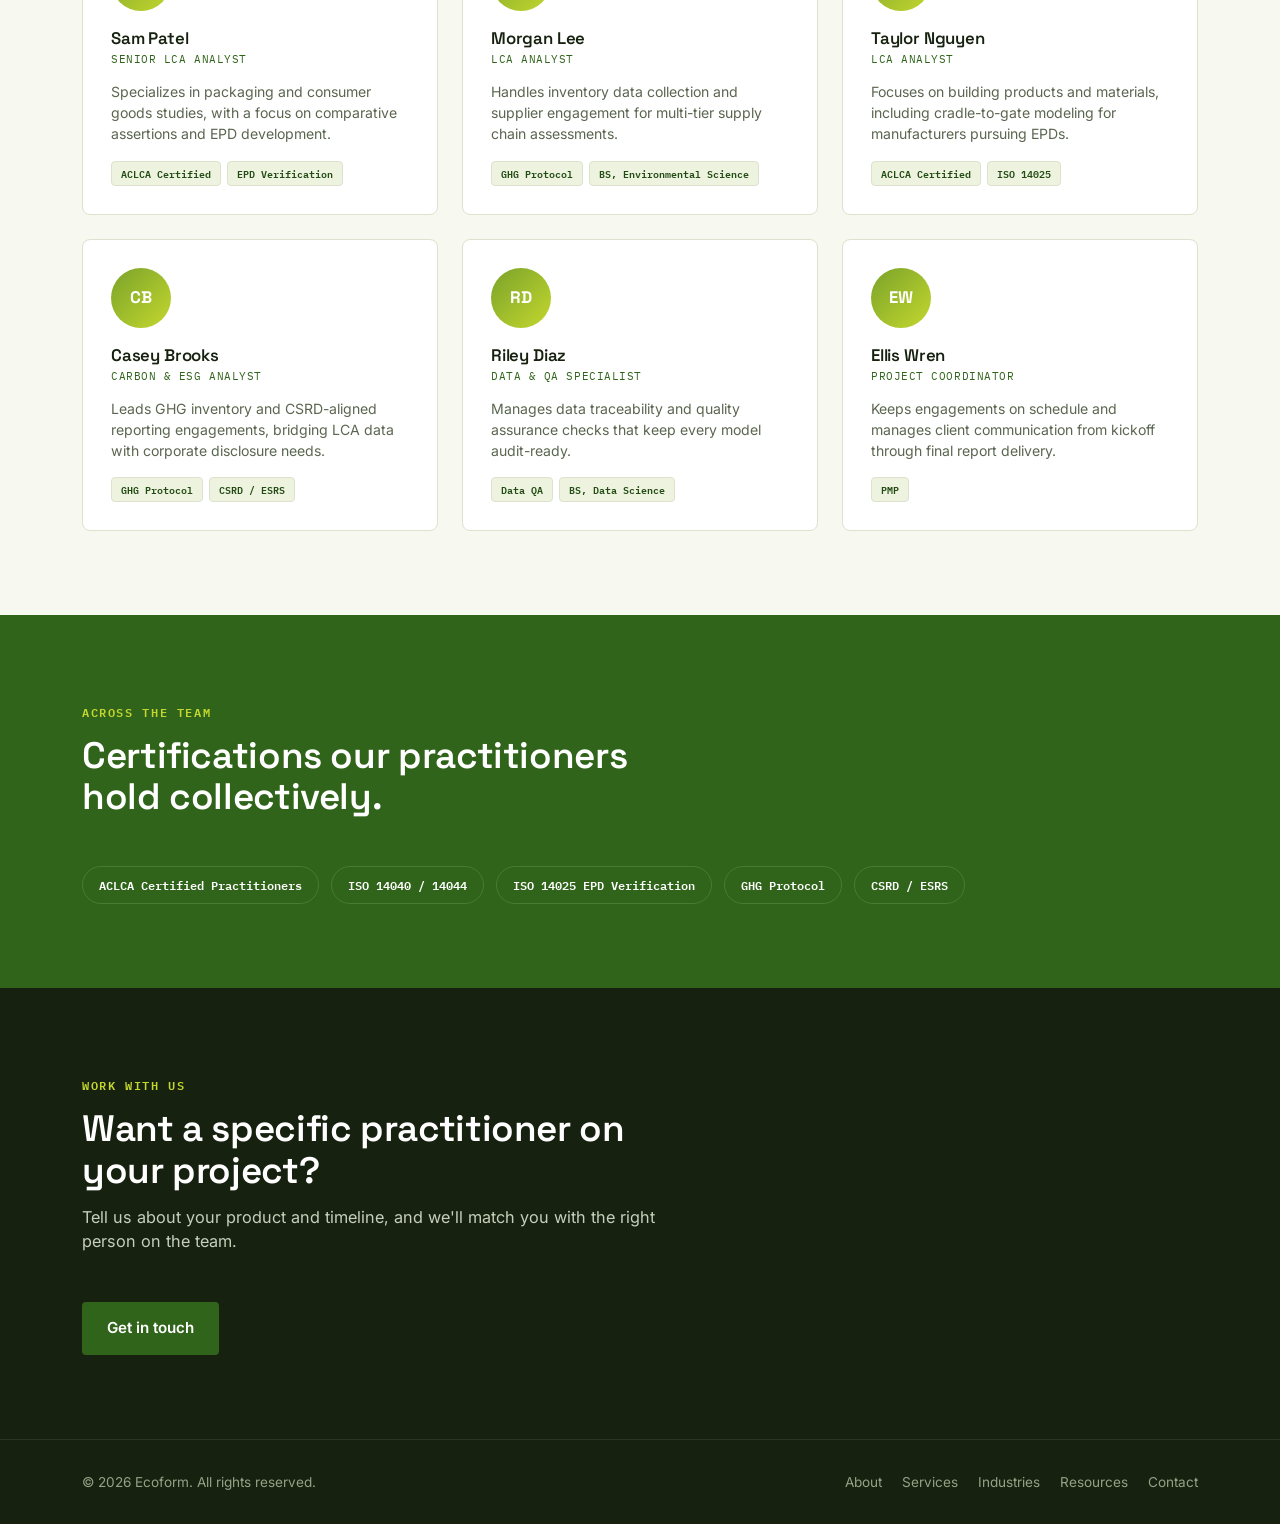
<file: people.html>
<!DOCTYPE html>
<!-- Search-replace "[Company Name]" throughout. Team bios below are placeholders — swap in real names, credentials, and photos when ready. -->
<html lang="en">
<head>
<meta charset="UTF-8">
<meta name="viewport" content="width=device-width, initial-scale=1.0">
<title>Our Team — Ecoform</title>
<meta name="description" content="Meet the certified LCA practitioners and technical staff behind [Company Name]'s environmental assessments.">
<link rel="preconnect" href="https://fonts.googleapis.com">
<link rel="preconnect" href="https://fonts.gstatic.com" crossorigin>
<link href="https://fonts.googleapis.com/css2?family=Space+Grotesk:wght@500;600;700&family=Inter:wght@400;500;600;700&family=IBM+Plex+Mono:wght@500;600&display=swap" rel="stylesheet">
<link rel="stylesheet" href="styles.css">
</head>
<body>

<header>
  <div class="wrap nav">
    <a href="index.html" class="brand">
      <svg class="logo-mark" viewBox="0 0 34 34" fill="none" xmlns="http://www.w3.org/2000/svg" aria-hidden="true">
        <img src="assets/logo.png" width=50>
      </svg>
      Ecoform
    </a>
    <nav>
      <ul class="nav-links">
        <li><a href="index.html">Home</a></li>
        <li class="has-dropdown">
          <a href="about.html">About</a>
          <ul class="dropdown">
            <li><a href="about.html#why-we-exist">Why We Exist</a></li>
            <li><a href="about.html#how-we-serve">How We Serve</a></li>
            <li><a href="people.html" class="active">Meet the Team</a></li>
          </ul>
        </li>
        <li class="has-dropdown">
          <a href="services.html">Services</a>
          <ul class="dropdown">
            <li><a href="services.html#lca">Life Cycle Assessment</a></li>
            <li><a href="services.html#epd">Environmental Product Declarations</a></li>
            <li><a href="services.html#carbon">Carbon Footprinting</a></li>
            <li><a href="services.html#esg">ESG Advisory</a></li>
            <li><a href="verification.html">Verification &amp; Critical Review</a></li>
          </ul>
        </li>
        <li><a href="industries.html">Industries</a></li>
        <li class="has-dropdown">
          <a href="resources.html">Resources</a>
          <ul class="dropdown">
            <li><a href="resources.html#faq">FAQ</a></li>
            <li><a href="resources.html#standards">Standards Library</a></li>
          </ul>
        </li>
        <li><a href="index.html#contact">Contact</a></li>
      </ul>
    </nav>
    <a href="index.html#contact" class="nav-cta">Start a project</a>
    <button class="nav-toggle" aria-label="Toggle menu" onclick="document.querySelector('.nav-links').classList.toggle('mobile-open')">
      <span></span><span></span><span></span>
    </button>
  </div>
</header>

<main>

  <!-- PAGE HERO -->
  <section class="hero">
    <div class="wrap page-hero">
      <span class="eyebrow">Our Team</span>
      <h1>The people behind the numbers.</h1>
      <p class="lead">Every study we publish is signed by a named practitioner, not an anonymous team. Here's who's doing the modeling, the data collection, and the review.</p>
    </div>
  </section>

  <hr class="divider">

  <!-- LEADERSHIP -->
  <section id="leadership">
    <div class="wrap">
      <div class="section-head">
        <span class="eyebrow">Leadership</span>
        <h2>Set the technical direction for every engagement.</h2>
      </div>

      <div class="leadership-row">
        <div class="team-card">
          <div class="avatar-lg">AR</div>
          <h3>Alex Rivera</h3>
          <span class="role">Founder &amp; Principal Consultant</span>
          <p class="bio">15 years in industrial ecology, with a background modeling packaging and building materials for Fortune 500 manufacturers. Leads scoping and critical review on every project.</p>
          <div class="cred-tags">
            <span class="cred-tag">ACLCA Certified</span>
            <span class="cred-tag">ISO 14044 Reviewer</span>
            <span class="cred-tag">PhD, Environmental Engineering</span>
          </div>
        </div>
        <div class="team-card">
          <div class="avatar-lg">JK</div>
          <h3>Jordan Kim</h3>
          <span class="role">Technical Director</span>
          <p class="bio">Oversees data quality and inventory modeling across the practice. Previously built LCA models in-house for a Tier 1 automotive supplier.</p>
          <div class="cred-tags">
            <span class="cred-tag">ACLCA Certified</span>
            <span class="cred-tag">GaBi &amp; SimaPro Expert</span>
            <span class="cred-tag">MS, Industrial Ecology</span>
          </div>
        </div>
      </div>
    </div>
  </section>

  <!-- PRACTITIONERS -->
  <section id="practitioners">
    <div class="wrap">
      <div class="section-head">
        <span class="eyebrow">Practitioners</span>
        <h2>Certified staff running the day-to-day assessment work.</h2>
      </div>

      <div class="team-grid">
        <div class="team-card">
          <div class="avatar-lg">SP</div>
          <h3>Sam Patel</h3>
          <span class="role">Senior LCA Analyst</span>
          <p class="bio">Specializes in packaging and consumer goods studies, with a focus on comparative assertions and EPD development.</p>
          <div class="cred-tags"><span class="cred-tag">ACLCA Certified</span><span class="cred-tag">EPD Verification</span></div>
        </div>
        <div class="team-card">
          <div class="avatar-lg">ML</div>
          <h3>Morgan Lee</h3>
          <span class="role">LCA Analyst</span>
          <p class="bio">Handles inventory data collection and supplier engagement for multi-tier supply chain assessments.</p>
          <div class="cred-tags"><span class="cred-tag">GHG Protocol</span><span class="cred-tag">BS, Environmental Science</span></div>
        </div>
        <div class="team-card">
          <div class="avatar-lg">TN</div>
          <h3>Taylor Nguyen</h3>
          <span class="role">LCA Analyst</span>
          <p class="bio">Focuses on building products and materials, including cradle-to-gate modeling for manufacturers pursuing EPDs.</p>
          <div class="cred-tags"><span class="cred-tag">ACLCA Certified</span><span class="cred-tag">ISO 14025</span></div>
        </div>
        <div class="team-card">
          <div class="avatar-lg">CB</div>
          <h3>Casey Brooks</h3>
          <span class="role">Carbon &amp; ESG Analyst</span>
          <p class="bio">Leads GHG inventory and CSRD-aligned reporting engagements, bridging LCA data with corporate disclosure needs.</p>
          <div class="cred-tags"><span class="cred-tag">GHG Protocol</span><span class="cred-tag">CSRD / ESRS</span></div>
        </div>
        <div class="team-card">
          <div class="avatar-lg">RD</div>
          <h3>Riley Diaz</h3>
          <span class="role">Data &amp; QA Specialist</span>
          <p class="bio">Manages data traceability and quality assurance checks that keep every model audit-ready.</p>
          <div class="cred-tags"><span class="cred-tag">Data QA</span><span class="cred-tag">BS, Data Science</span></div>
        </div>
        <div class="team-card">
          <div class="avatar-lg">EW</div>
          <h3>Ellis Wren</h3>
          <span class="role">Project Coordinator</span>
          <p class="bio">Keeps engagements on schedule and manages client communication from kickoff through final report delivery.</p>
          <div class="cred-tags"><span class="cred-tag">PMP</span></div>
        </div>
      </div>
    </div>
  </section>

  <!-- CREDENTIALS STRIP -->
  <section id="team-credentials" class="approach">
    <div class="wrap">
      <div class="section-head">
        <span class="eyebrow">Across the team</span>
        <h2>Certifications our practitioners hold collectively.</h2>
      </div>
      <div class="badge-row">
        <span class="badge" style="background:transparent;border-color:#4a7a34;color:#fff;">ACLCA Certified Practitioners</span>
        <span class="badge" style="background:transparent;border-color:#4a7a34;color:#fff;">ISO 14040 / 14044</span>
        <span class="badge" style="background:transparent;border-color:#4a7a34;color:#fff;">ISO 14025 EPD Verification</span>
        <span class="badge" style="background:transparent;border-color:#4a7a34;color:#fff;">GHG Protocol</span>
        <span class="badge" style="background:transparent;border-color:#4a7a34;color:#fff;">CSRD / ESRS</span>
      </div>
    </div>
  </section>

  <!-- CONTACT CTA -->
  <section id="contact" class="contact">
    <div class="wrap">
      <div class="section-head">
        <span class="eyebrow">Work with us</span>
        <h2>Want a specific practitioner on your project?</h2>
        <p>Tell us about your product and timeline, and we'll match you with the right person on the team.</p>
      </div>
      <a href="index.html#contact" class="btn btn-primary">Get in touch</a>
    </div>
  </section>

</main>

<footer>
  <div class="wrap footer-row">
    <span>© 2026 Ecoform. All rights reserved.</span>
    <div class="footer-links">
      <a href="about.html">About</a>
      <a href="services.html">Services</a>
      <a href="industries.html">Industries</a>
      <a href="resources.html">Resources</a>
      <a href="index.html#contact">Contact</a>
    </div>
  </div>
</footer>

</body>
</html>
</file>
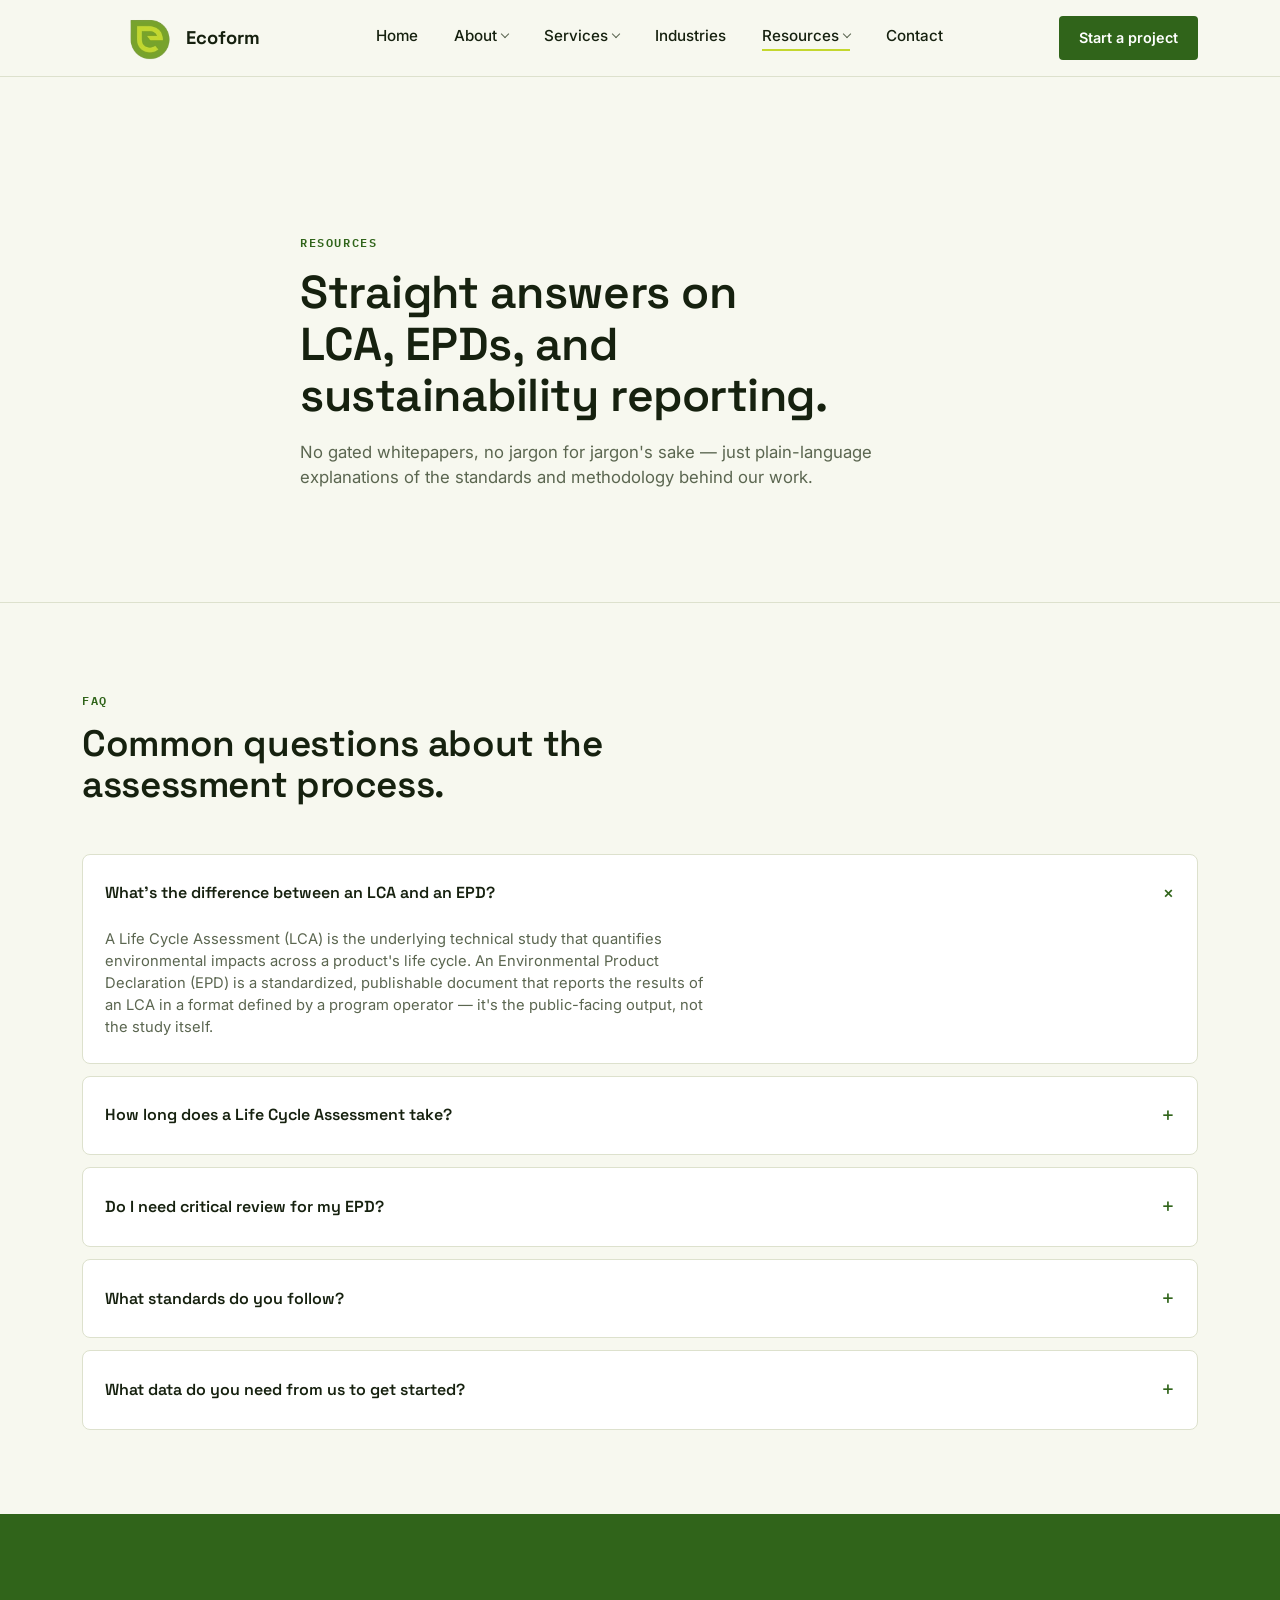
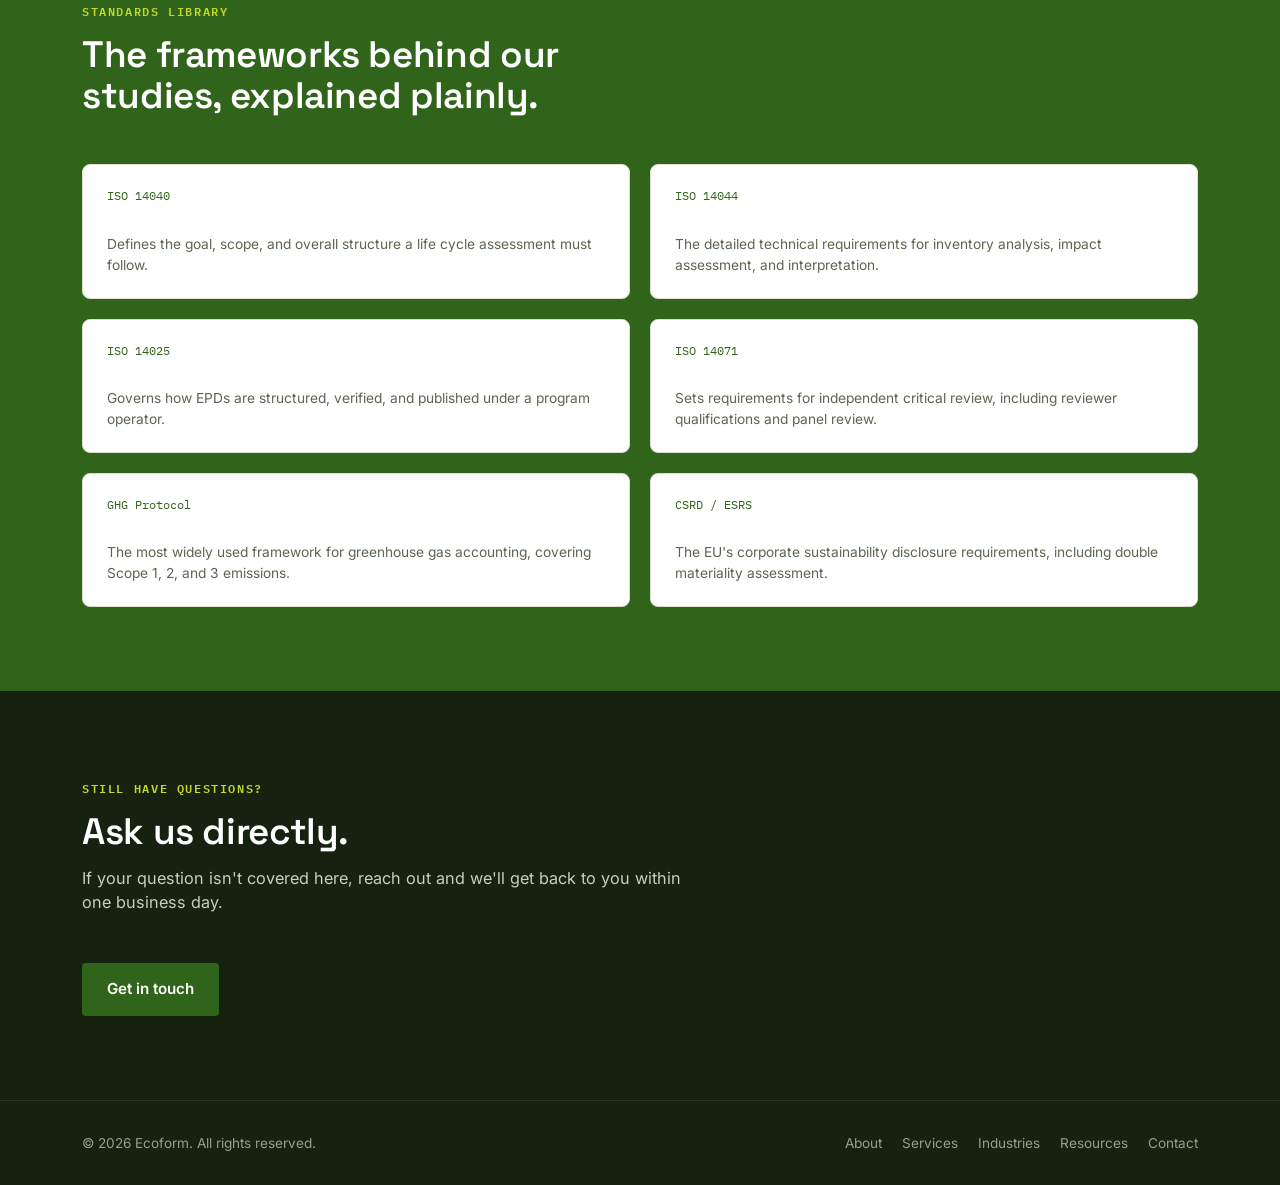
<file: resources.html>
<!DOCTYPE html>
<!-- Search-replace "[Company Name]" throughout. -->
<html lang="en">
<head>
<meta charset="UTF-8">
<meta name="viewport" content="width=device-width, initial-scale=1.0">
<title>Resources — Ecoform</title>
<meta name="description" content="FAQs and a standards library covering LCA, EPDs, and sustainability reporting, from [Company Name].">
<link rel="preconnect" href="https://fonts.googleapis.com">
<link rel="preconnect" href="https://fonts.gstatic.com" crossorigin>
<link href="https://fonts.googleapis.com/css2?family=Space+Grotesk:wght@500;600;700&family=Inter:wght@400;500;600;700&family=IBM+Plex+Mono:wght@500;600&display=swap" rel="stylesheet">
<link rel="stylesheet" href="styles.css">
</head>
<body>

<header>
  <div class="wrap nav">
    <a href="index.html" class="brand">
      <svg class="logo-mark" viewBox="0 0 34 34" fill="none" xmlns="http://www.w3.org/2000/svg" aria-hidden="true">
        <img src="assets/logo.png" width=50>
      </svg>
      Ecoform
    </a>
    <nav>
      <ul class="nav-links">
        <li><a href="index.html">Home</a></li>
        <li class="has-dropdown">
          <a href="about.html">About</a>
          <ul class="dropdown">
            <li><a href="about.html#why-we-exist">Why We Exist</a></li>
            <li><a href="about.html#how-we-serve">How We Serve</a></li>
            <li><a href="people.html">Meet the Team</a></li>
          </ul>
        </li>
        <li class="has-dropdown">
          <a href="services.html">Services</a>
          <ul class="dropdown">
            <li><a href="services.html#lca">Life Cycle Assessment</a></li>
            <li><a href="services.html#epd">Environmental Product Declarations</a></li>
            <li><a href="services.html#carbon">Carbon Footprinting</a></li>
            <li><a href="services.html#esg">ESG Advisory</a></li>
            <li><a href="verification.html">Verification &amp; Critical Review</a></li>
          </ul>
        </li>
        <li><a href="industries.html">Industries</a></li>
        <li class="has-dropdown">
          <a href="resources.html" class="active">Resources</a>
          <ul class="dropdown">
            <li><a href="resources.html#faq">FAQ</a></li>
            <li><a href="resources.html#standards">Standards Library</a></li>
          </ul>
        </li>
        <li><a href="index.html#contact">Contact</a></li>
      </ul>
    </nav>
    <a href="index.html#contact" class="nav-cta">Start a project</a>
    <button class="nav-toggle" aria-label="Toggle menu" onclick="document.querySelector('.nav-links').classList.toggle('mobile-open')">
      <span></span><span></span><span></span>
    </button>
  </div>
</header>

<main>

  <!-- PAGE HERO -->
  <section class="hero">
    <div class="wrap page-hero">
      <span class="eyebrow">Resources</span>
      <h1>Straight answers on LCA, EPDs, and sustainability reporting.</h1>
      <p class="lead">No gated whitepapers, no jargon for jargon's sake — just plain-language explanations of the standards and methodology behind our work.</p>
    </div>
  </section>

  <hr class="divider">

  <!-- FAQ -->
  <section id="faq">
    <div class="wrap">
      <div class="section-head">
        <span class="eyebrow">FAQ</span>
        <h2>Common questions about the assessment process.</h2>
      </div>
      <div class="faq-list">
        <details class="faq-item" open>
          <summary>What's the difference between an LCA and an EPD?</summary>
          <p>A Life Cycle Assessment (LCA) is the underlying technical study that quantifies environmental impacts across a product's life cycle. An Environmental Product Declaration (EPD) is a standardized, publishable document that reports the results of an LCA in a format defined by a program operator — it's the public-facing output, not the study itself.</p>
        </details>
        <details class="faq-item">
          <summary>How long does a Life Cycle Assessment take?</summary>
          <p>Most single-product LCAs take 8–12 weeks from data collection to final report, depending on supply chain complexity and how much primary data you already have available. Multi-product or first-time programs typically take longer.</p>
        </details>
        <details class="faq-item">
          <summary>Do I need critical review for my EPD?</summary>
          <p>Most EPD program operators require independent critical review before publication, and any study supporting a public comparative assertion needs it under ISO 14044. We can tell you what your specific program operator requires during scoping.</p>
        </details>
        <details class="faq-item">
          <summary>What standards do you follow?</summary>
          <p>Every study follows ISO 14040 and 14044 for LCA methodology, and ISO 14025 for EPDs. Depending on your goals, we also work within GHG Protocol, CSRD/ESRS, and specific program operator requirements (UL, NSF, SCS, ASTM).</p>
        </details>
        <details class="faq-item">
          <summary>What data do you need from us to get started?</summary>
          <p>At minimum, a bill of materials and information on your manufacturing process and energy use. The more primary data you can provide — supplier-specific energy and material data — the less we rely on industry-average datasets, which strengthens the study.</p>
        </details>
      </div>
    </div>
  </section>

  <!-- STANDARDS LIBRARY -->
  <section id="standards" class="approach">
    <div class="wrap">
      <div class="section-head">
        <span class="eyebrow">Standards library</span>
        <h2>The frameworks behind our studies, explained plainly.</h2>
      </div>
      <div class="standards-lib">
        <div class="standards-lib-item">
          <span class="code">ISO 14040</span>
          <h4>LCA Principles &amp; Framework</h4>
          <p>Defines the goal, scope, and overall structure a life cycle assessment must follow.</p>
        </div>
        <div class="standards-lib-item">
          <span class="code">ISO 14044</span>
          <h4>LCA Requirements &amp; Guidelines</h4>
          <p>The detailed technical requirements for inventory analysis, impact assessment, and interpretation.</p>
        </div>
        <div class="standards-lib-item">
          <span class="code">ISO 14025</span>
          <h4>Environmental Labels — Type III</h4>
          <p>Governs how EPDs are structured, verified, and published under a program operator.</p>
        </div>
        <div class="standards-lib-item">
          <span class="code">ISO 14071</span>
          <h4>Critical Review Processes</h4>
          <p>Sets requirements for independent critical review, including reviewer qualifications and panel review.</p>
        </div>
        <div class="standards-lib-item">
          <span class="code">GHG Protocol</span>
          <h4>Corporate &amp; Product Standards</h4>
          <p>The most widely used framework for greenhouse gas accounting, covering Scope 1, 2, and 3 emissions.</p>
        </div>
        <div class="standards-lib-item">
          <span class="code">CSRD / ESRS</span>
          <h4>EU Sustainability Reporting</h4>
          <p>The EU's corporate sustainability disclosure requirements, including double materiality assessment.</p>
        </div>
      </div>
    </div>
  </section>

  <!-- CONTACT CTA -->
  <section id="contact" class="contact">
    <div class="wrap">
      <div class="section-head">
        <span class="eyebrow">Still have questions?</span>
        <h2>Ask us directly.</h2>
        <p>If your question isn't covered here, reach out and we'll get back to you within one business day.</p>
      </div>
      <a href="index.html#contact" class="btn btn-primary">Get in touch</a>
    </div>
  </section>

</main>

<footer>
  <div class="wrap footer-row">
    <span>© 2026 Ecoform. All rights reserved.</span>
    <div class="footer-links">
      <a href="about.html">About</a>
      <a href="services.html">Services</a>
      <a href="industries.html">Industries</a>
      <a href="resources.html">Resources</a>
      <a href="index.html#contact">Contact</a>
    </div>
  </div>
</footer>

</body>
</html>
</file>
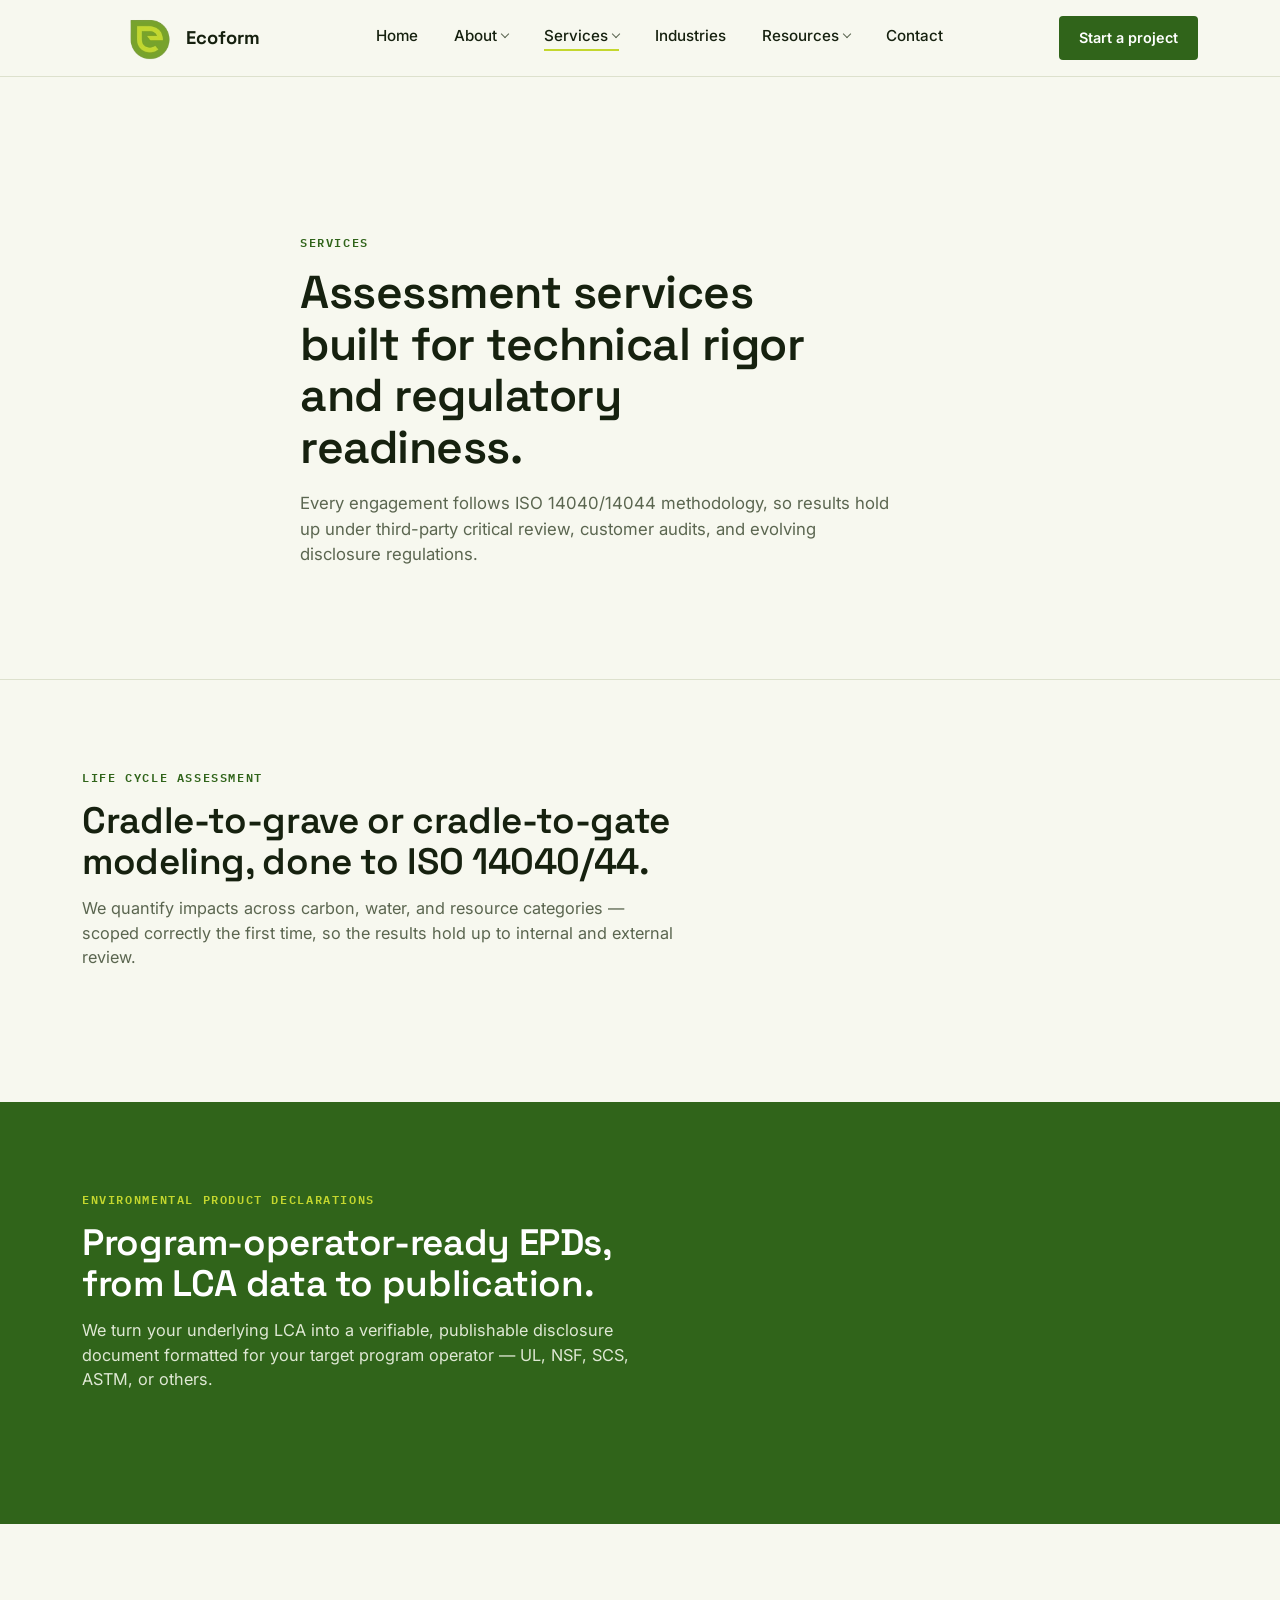
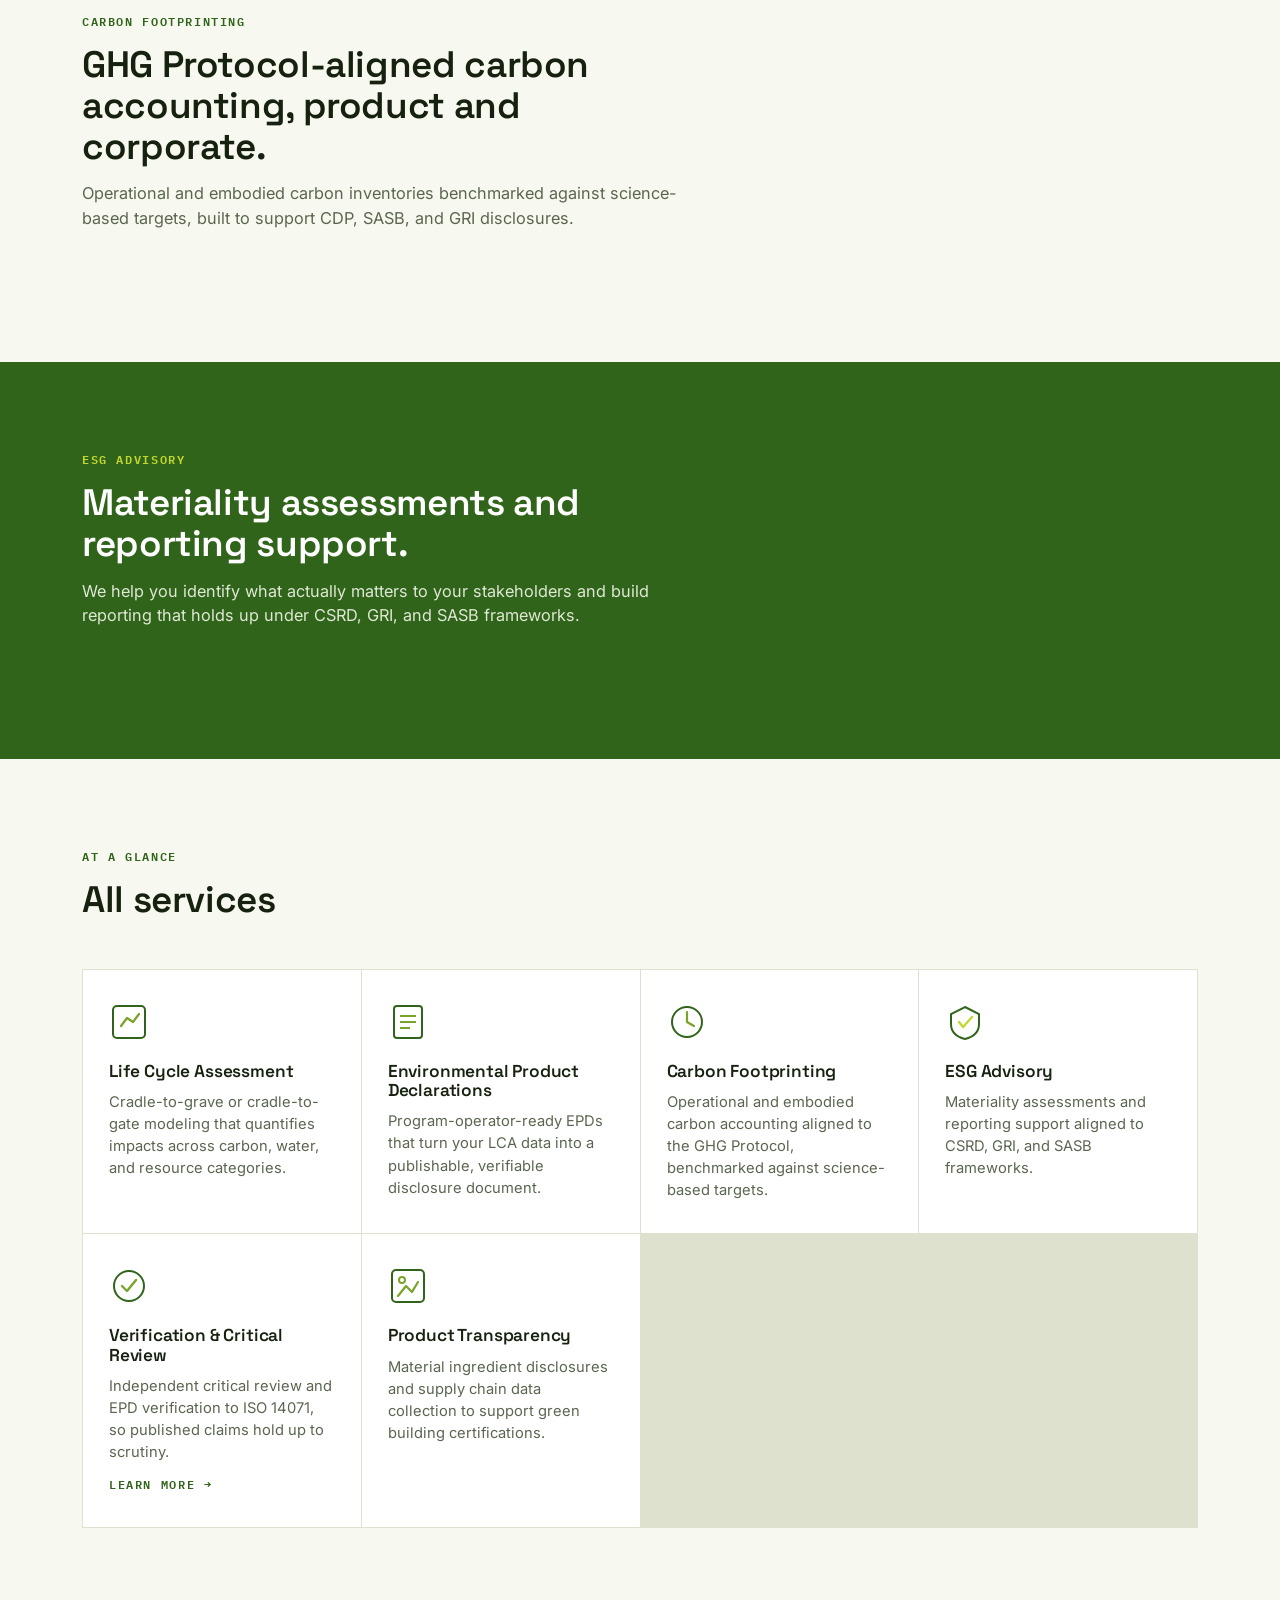
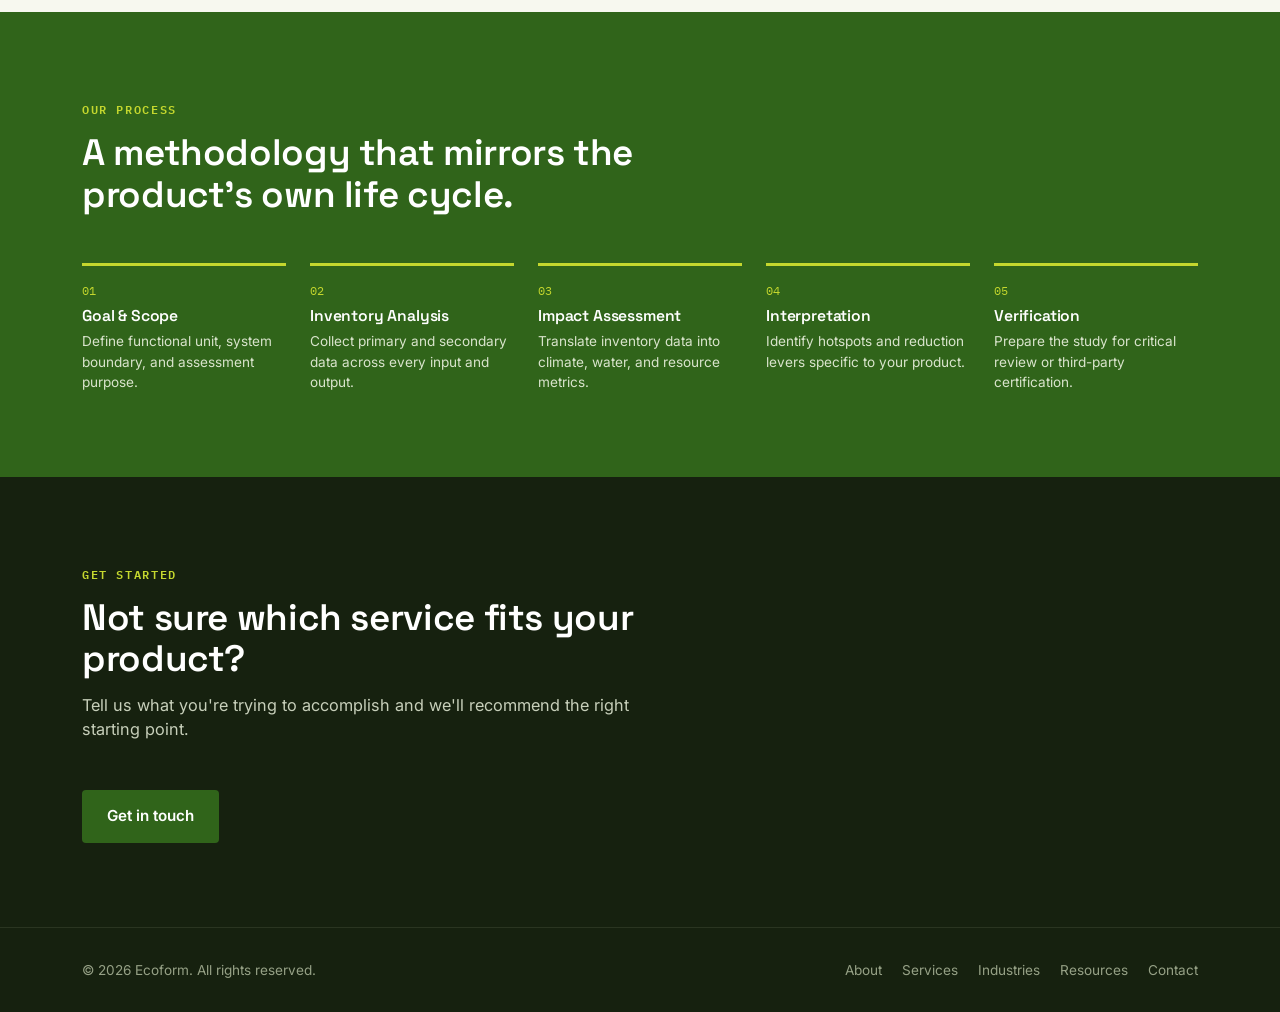
<file: services.html>
<!DOCTYPE html>
<!-- Search-replace "[Company Name]" throughout. -->
<html lang="en">
<head>
<meta charset="UTF-8">
<meta name="viewport" content="width=device-width, initial-scale=1.0">
<title>Services — Ecoform</title>
<meta name="description" content="Life Cycle Assessment, EPDs, carbon footprinting, ESG advisory, and verification services from [Company Name].">
<link rel="preconnect" href="https://fonts.googleapis.com">
<link rel="preconnect" href="https://fonts.gstatic.com" crossorigin>
<link href="https://fonts.googleapis.com/css2?family=Space+Grotesk:wght@500;600;700&family=Inter:wght@400;500;600;700&family=IBM+Plex+Mono:wght@500;600&display=swap" rel="stylesheet">
<link rel="stylesheet" href="styles.css">
</head>
<body>

<header>
  <div class="wrap nav">
    <a href="index.html" class="brand">
      <svg class="logo-mark" viewBox="0 0 34 34" fill="none" xmlns="http://www.w3.org/2000/svg" aria-hidden="true">
        <img src="assets/logo.png" width=50>
      </svg>
      Ecoform
    </a>
    <nav>
      <ul class="nav-links">
        <li><a href="index.html">Home</a></li>
        <li class="has-dropdown">
          <a href="about.html">About</a>
          <ul class="dropdown">
            <li><a href="about.html#why-we-exist">Why We Exist</a></li>
            <li><a href="about.html#how-we-serve">How We Serve</a></li>
            <li><a href="people.html">Meet the Team</a></li>
          </ul>
        </li>
        <li class="has-dropdown">
          <a href="services.html" class="active">Services</a>
          <ul class="dropdown">
            <li><a href="services.html#lca">Life Cycle Assessment</a></li>
            <li><a href="services.html#epd">Environmental Product Declarations</a></li>
            <li><a href="services.html#carbon">Carbon Footprinting</a></li>
            <li><a href="services.html#esg">ESG Advisory</a></li>
            <li><a href="verification.html">Verification &amp; Critical Review</a></li>
          </ul>
        </li>
        <li><a href="industries.html">Industries</a></li>
        <li class="has-dropdown">
          <a href="resources.html">Resources</a>
          <ul class="dropdown">
            <li><a href="resources.html#faq">FAQ</a></li>
            <li><a href="resources.html#standards">Standards Library</a></li>
          </ul>
        </li>
        <li><a href="index.html#contact">Contact</a></li>
      </ul>
    </nav>
    <a href="index.html#contact" class="nav-cta">Start a project</a>
    <button class="nav-toggle" aria-label="Toggle menu" onclick="document.querySelector('.nav-links').classList.toggle('mobile-open')">
      <span></span><span></span><span></span>
    </button>
  </div>
</header>

<main>

  <!-- PAGE HERO -->
  <section class="hero">
    <div class="wrap page-hero">
      <span class="eyebrow">Services</span>
      <h1>Assessment services built for technical rigor and regulatory readiness.</h1>
      <p class="lead">Every engagement follows ISO 14040/14044 methodology, so results hold up under third-party critical review, customer audits, and evolving disclosure regulations.</p>
    </div>
  </section>

  <hr class="divider">

  <!-- SERVICE DETAIL SECTIONS -->
  <section id="lca">
    <div class="wrap">
      <div class="section-head">
        <span class="eyebrow">Life Cycle Assessment</span>
        <h2>Cradle-to-grave or cradle-to-gate modeling, done to ISO 14040/44.</h2>
        <p>We quantify impacts across carbon, water, and resource categories — scoped correctly the first time, so the results hold up to internal and external review.</p>
      </div>
    </div>
  </section>

  <section id="epd" class="approach">
    <div class="wrap">
      <div class="section-head">
        <span class="eyebrow">Environmental Product Declarations</span>
        <h2>Program-operator-ready EPDs, from LCA data to publication.</h2>
        <p>We turn your underlying LCA into a verifiable, publishable disclosure document formatted for your target program operator — UL, NSF, SCS, ASTM, or others.</p>
      </div>
    </div>
  </section>

  <section id="carbon">
    <div class="wrap">
      <div class="section-head">
        <span class="eyebrow">Carbon Footprinting</span>
        <h2>GHG Protocol-aligned carbon accounting, product and corporate.</h2>
        <p>Operational and embodied carbon inventories benchmarked against science-based targets, built to support CDP, SASB, and GRI disclosures.</p>
      </div>
    </div>
  </section>

  <section id="esg" class="approach">
    <div class="wrap">
      <div class="section-head">
        <span class="eyebrow">ESG Advisory</span>
        <h2>Materiality assessments and reporting support.</h2>
        <p>We help you identify what actually matters to your stakeholders and build reporting that holds up under CSRD, GRI, and SASB frameworks.</p>
      </div>
    </div>
  </section>

  <!-- SERVICES GRID -->
  <section id="all-services">
    <div class="wrap">
      <div class="section-head">
        <span class="eyebrow">At a glance</span>
        <h2>All services</h2>
      </div>
    </div>
    <div class="wrap">
      <div class="services-grid">
        <div class="service-card">
          <svg class="service-icon" viewBox="0 0 40 40" fill="none"><rect x="4" y="4" width="32" height="32" rx="4" stroke="#30641a" stroke-width="2"/><path d="M12 24 L18 16 L24 20 L30 12" stroke="#7aa32a" stroke-width="2.2" stroke-linecap="round" stroke-linejoin="round"/></svg>
          <h3>Life Cycle Assessment</h3>
          <p>Cradle-to-grave or cradle-to-gate modeling that quantifies impacts across carbon, water, and resource categories.</p>
        </div>
        <div class="service-card">
          <svg class="service-icon" viewBox="0 0 40 40" fill="none"><rect x="6" y="4" width="28" height="32" rx="3" stroke="#30641a" stroke-width="2"/><line x1="12" y1="14" x2="28" y2="14" stroke="#7aa32a" stroke-width="2"/><line x1="12" y1="20" x2="28" y2="20" stroke="#7aa32a" stroke-width="2"/><line x1="12" y1="26" x2="22" y2="26" stroke="#7aa32a" stroke-width="2"/></svg>
          <h3>Environmental Product Declarations</h3>
          <p>Program-operator-ready EPDs that turn your LCA data into a publishable, verifiable disclosure document.</p>
        </div>
        <div class="service-card">
          <svg class="service-icon" viewBox="0 0 40 40" fill="none"><circle cx="20" cy="20" r="15" stroke="#30641a" stroke-width="2"/><path d="M20 10 v10 l7 4" stroke="#7aa32a" stroke-width="2.2" stroke-linecap="round"/></svg>
          <h3>Carbon Footprinting</h3>
          <p>Operational and embodied carbon accounting aligned to the GHG Protocol, benchmarked against science-based targets.</p>
        </div>
        <div class="service-card">
          <svg class="service-icon" viewBox="0 0 40 40" fill="none"><path d="M20 5 L34 12 V22 C34 30 28 35 20 37 C12 35 6 30 6 22 V12 Z" stroke="#30641a" stroke-width="2"/><path d="M14 20 L18 25 L27 15" stroke="#c4d72e" stroke-width="2.4" stroke-linecap="round" stroke-linejoin="round"/></svg>
          <h3>ESG Advisory</h3>
          <p>Materiality assessments and reporting support aligned to CSRD, GRI, and SASB frameworks.</p>
        </div>
        <div class="service-card">
          <svg class="service-icon" viewBox="0 0 40 40" fill="none"><circle cx="20" cy="20" r="15" stroke="#30641a" stroke-width="2"/><path d="M13 20 L18 25 L27 14" stroke="#7aa32a" stroke-width="2.4" stroke-linecap="round" stroke-linejoin="round"/></svg>
          <h3>Verification &amp; Critical Review</h3>
          <p>Independent critical review and EPD verification to ISO 14071, so published claims hold up to scrutiny.</p>
          <p style="margin-top: 10px;"><a href="verification.html" class="eyebrow" style="text-decoration:none;">Learn more →</a></p>
        </div>
        <div class="service-card">
          <svg class="service-icon" viewBox="0 0 40 40" fill="none"><rect x="4" y="4" width="32" height="32" rx="4" stroke="#30641a" stroke-width="2"/><circle cx="14" cy="14" r="3" stroke="#7aa32a" stroke-width="2"/><path d="M10 30 L18 20 L24 26 L30 16" stroke="#7aa32a" stroke-width="2.2" stroke-linecap="round" stroke-linejoin="round"/></svg>
          <h3>Product Transparency</h3>
          <p>Material ingredient disclosures and supply chain data collection to support green building certifications.</p>
        </div>
      </div>
    </div>
  </section>

  <!-- PROCESS -->
  <section id="process" class="approach">
    <div class="wrap">
      <div class="section-head">
        <span class="eyebrow">Our process</span>
        <h2>A methodology that mirrors the product's own life cycle.</h2>
      </div>
      <div class="stage-strip">
        <div class="stage">
          <span class="stage-num">01</span>
          <h4>Goal &amp; Scope</h4>
          <p>Define functional unit, system boundary, and assessment purpose.</p>
        </div>
        <div class="stage">
          <span class="stage-num">02</span>
          <h4>Inventory Analysis</h4>
          <p>Collect primary and secondary data across every input and output.</p>
        </div>
        <div class="stage">
          <span class="stage-num">03</span>
          <h4>Impact Assessment</h4>
          <p>Translate inventory data into climate, water, and resource metrics.</p>
        </div>
        <div class="stage">
          <span class="stage-num">04</span>
          <h4>Interpretation</h4>
          <p>Identify hotspots and reduction levers specific to your product.</p>
        </div>
        <div class="stage">
          <span class="stage-num">05</span>
          <h4>Verification</h4>
          <p>Prepare the study for critical review or third-party certification.</p>
        </div>
      </div>
    </div>
  </section>

  <!-- CONTACT CTA -->
  <section id="contact" class="contact">
    <div class="wrap">
      <div class="section-head">
        <span class="eyebrow">Get started</span>
        <h2>Not sure which service fits your product?</h2>
        <p>Tell us what you're trying to accomplish and we'll recommend the right starting point.</p>
      </div>
      <a href="index.html#contact" class="btn btn-primary">Get in touch</a>
    </div>
  </section>

</main>

<footer>
  <div class="wrap footer-row">
    <span>© 2026 Ecoform. All rights reserved.</span>
    <div class="footer-links">
      <a href="about.html">About</a>
      <a href="services.html">Services</a>
      <a href="industries.html">Industries</a>
      <a href="resources.html">Resources</a>
      <a href="index.html#contact">Contact</a>
    </div>
  </div>
</footer>

</body>
</html>
</file>
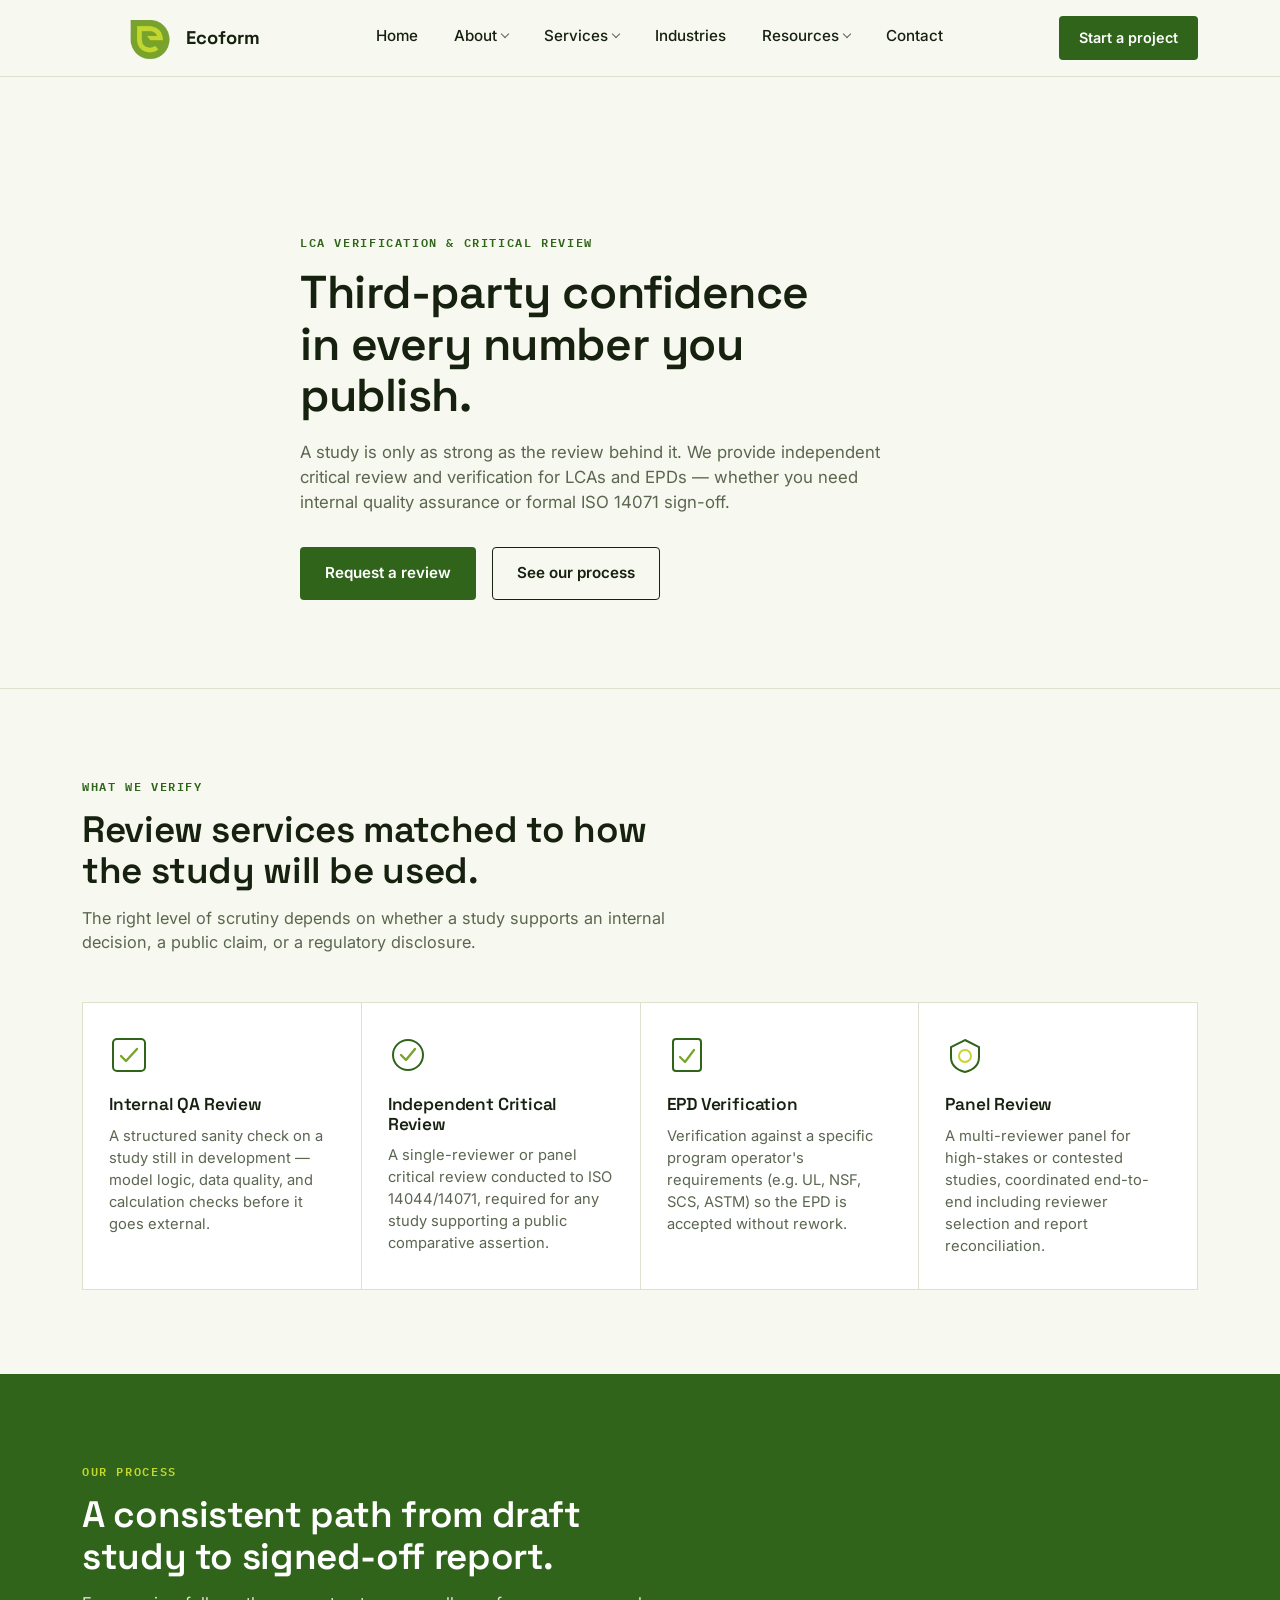
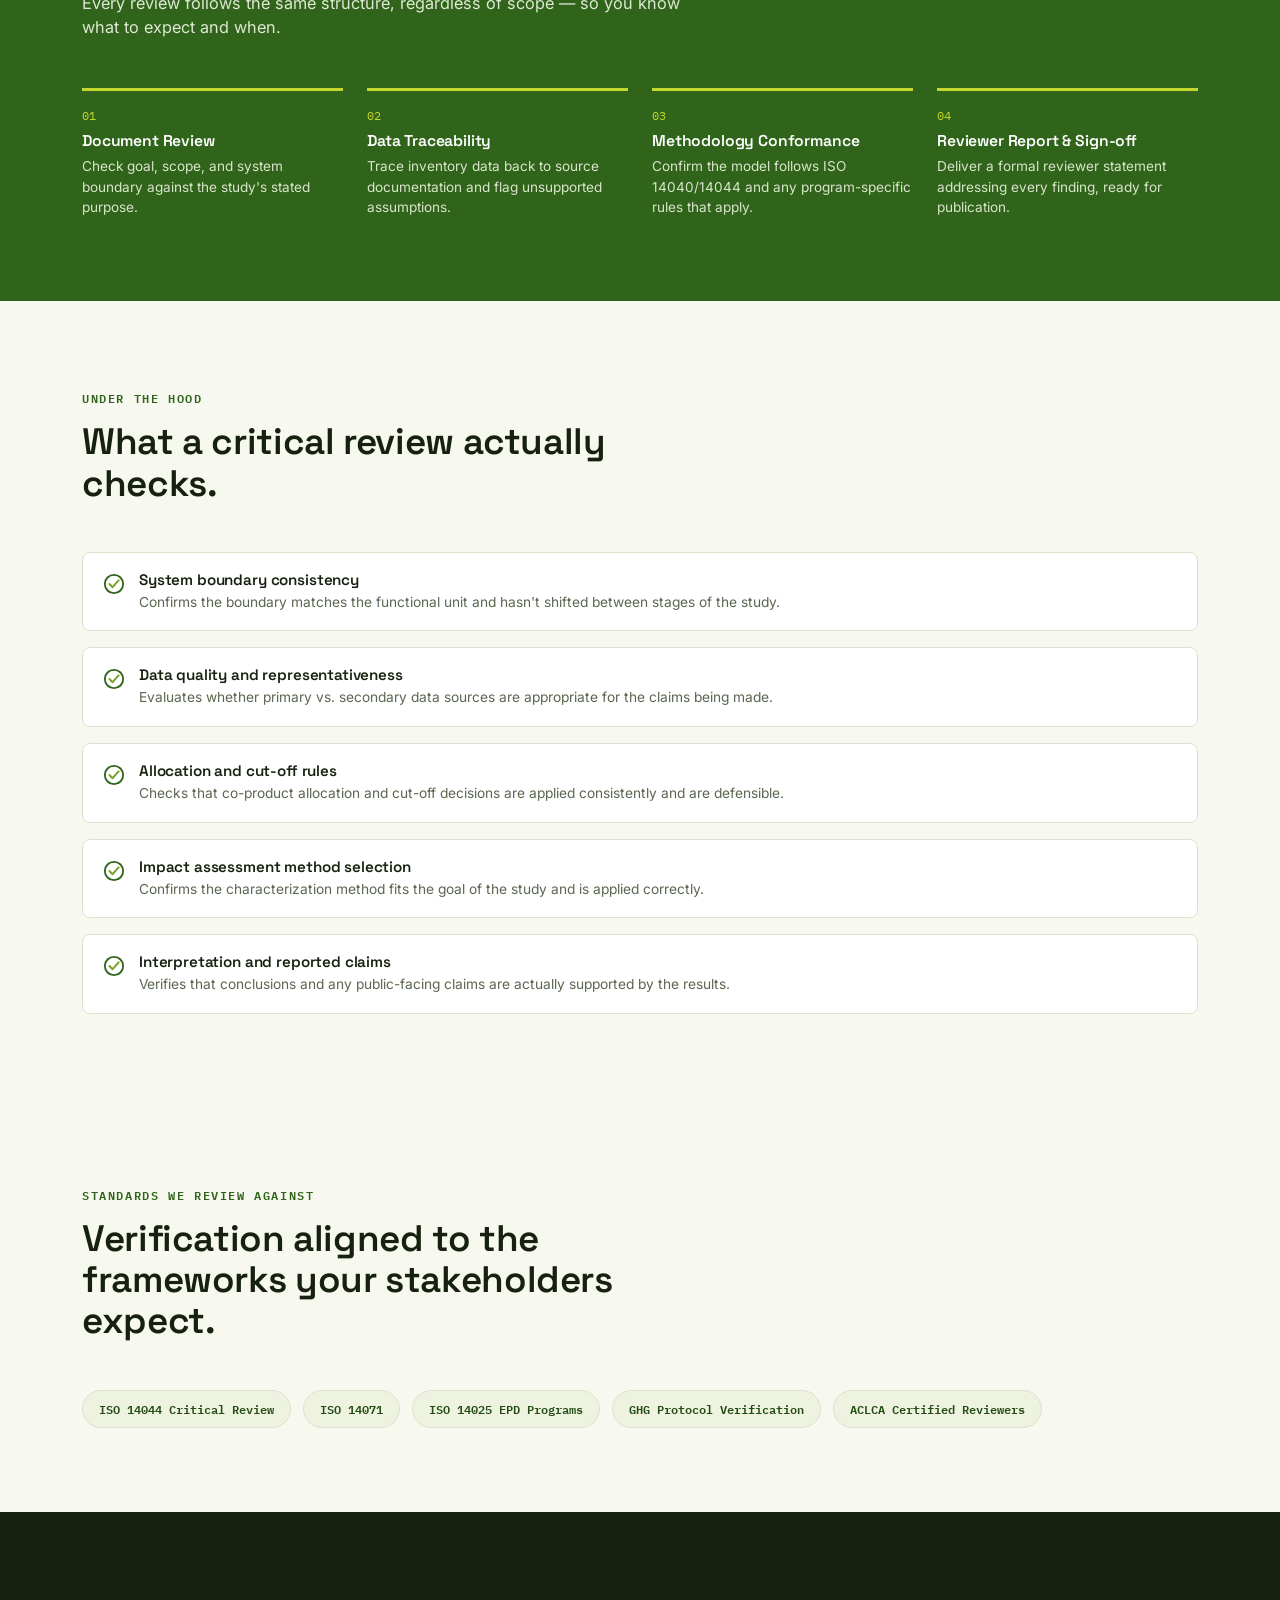
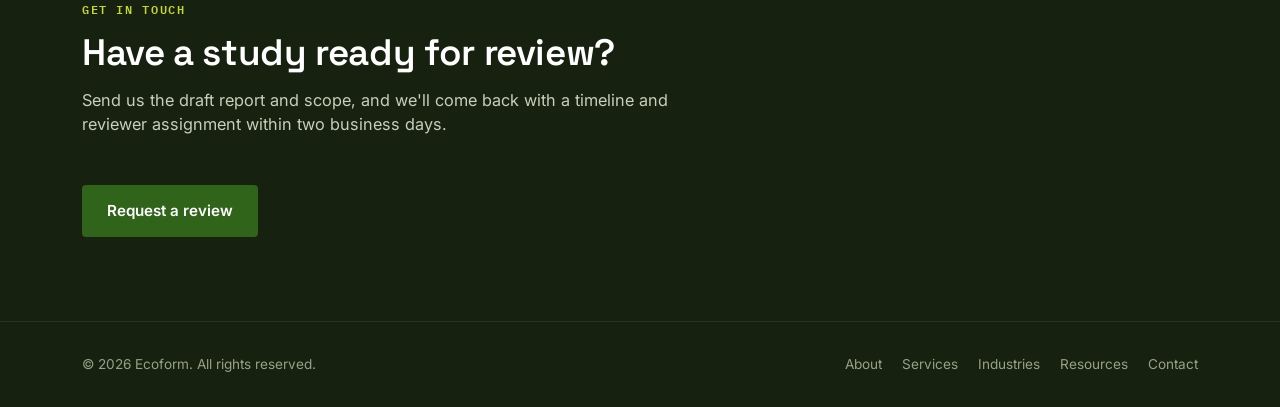
<file: verification.html>
<!DOCTYPE html>
<!-- Search-replace "[Company Name]" throughout. -->
<html lang="en">
<head>
<meta charset="UTF-8">
<meta name="viewport" content="width=device-width, initial-scale=1.0">
<title>LCA Verification &amp; Critical Review — Ecoform</title>
<meta name="description" content="[Company Name] provides ISO 14071-aligned critical review and third-party verification for Life Cycle Assessments and EPDs.">
<link rel="preconnect" href="https://fonts.googleapis.com">
<link rel="preconnect" href="https://fonts.gstatic.com" crossorigin>
<link href="https://fonts.googleapis.com/css2?family=Space+Grotesk:wght@500;600;700&family=Inter:wght@400;500;600;700&family=IBM+Plex+Mono:wght@500;600&display=swap" rel="stylesheet">
<link rel="stylesheet" href="styles.css">
</head>
<body>

<header>
  <div class="wrap nav">
    <a href="index.html" class="brand">
      <svg class="logo-mark" viewBox="0 0 34 34" fill="none" xmlns="http://www.w3.org/2000/svg" aria-hidden="true">
        <img src="assets/logo.png" width=50>
      </svg>
      Ecoform
    </a>
    <nav>
      <ul class="nav-links">
        <li><a href="index.html">Home</a></li>
        <li class="has-dropdown">
          <a href="about.html">About</a>
          <ul class="dropdown">
            <li><a href="about.html#why-we-exist">Why We Exist</a></li>
            <li><a href="about.html#how-we-serve">How We Serve</a></li>
            <li><a href="people.html">Meet the Team</a></li>
          </ul>
        </li>
        <li class="has-dropdown">
          <a href="services.html">Services</a>
          <ul class="dropdown">
            <li><a href="services.html#lca">Life Cycle Assessment</a></li>
            <li><a href="services.html#epd">Environmental Product Declarations</a></li>
            <li><a href="services.html#carbon">Carbon Footprinting</a></li>
            <li><a href="services.html#esg">ESG Advisory</a></li>
            <li><a href="verification.html" class="active">Verification &amp; Critical Review</a></li>
          </ul>
        </li>
        <li><a href="industries.html">Industries</a></li>
        <li class="has-dropdown">
          <a href="resources.html">Resources</a>
          <ul class="dropdown">
            <li><a href="resources.html#faq">FAQ</a></li>
            <li><a href="resources.html#standards">Standards Library</a></li>
          </ul>
        </li>
        <li><a href="index.html#contact">Contact</a></li>
      </ul>
    </nav>
    <a href="index.html#contact" class="nav-cta">Start a project</a>
    <button class="nav-toggle" aria-label="Toggle menu" onclick="document.querySelector('.nav-links').classList.toggle('mobile-open')">
      <span></span><span></span><span></span>
    </button>
  </div>
</header>

<main>

  <!-- PAGE HERO -->
  <section class="hero">
    <div class="wrap page-hero">
      <span class="eyebrow">LCA Verification &amp; Critical Review</span>
      <h1>Third-party confidence in every number you publish.</h1>
      <p class="lead">A study is only as strong as the review behind it. We provide independent critical review and verification for LCAs and EPDs — whether you need internal quality assurance or formal ISO 14071 sign-off.</p>
      <div class="hero-actions">
        <a href="index.html#contact" class="btn btn-primary">Request a review</a>
        <a href="#process" class="btn btn-ghost">See our process</a>
      </div>
    </div>
  </section>

  <hr class="divider">

  <!-- TYPES OF VERIFICATION -->
  <section id="types">
    <div class="wrap">
      <div class="section-head">
        <span class="eyebrow">What we verify</span>
        <h2>Review services matched to how the study will be used.</h2>
        <p>The right level of scrutiny depends on whether a study supports an internal decision, a public claim, or a regulatory disclosure.</p>
      </div>
    </div>

    <div class="wrap">
      <div class="services-grid">
        <div class="service-card">
          <svg class="service-icon" viewBox="0 0 40 40" fill="none"><rect x="4" y="4" width="32" height="32" rx="4" stroke="#30641a" stroke-width="2"/><path d="M12 21 L17 26 L28 14" stroke="#7aa32a" stroke-width="2.4" stroke-linecap="round" stroke-linejoin="round"/></svg>
          <h3>Internal QA Review</h3>
          <p>A structured sanity check on a study still in development — model logic, data quality, and calculation checks before it goes external.</p>
        </div>
        <div class="service-card">
          <svg class="service-icon" viewBox="0 0 40 40" fill="none"><circle cx="20" cy="20" r="15" stroke="#30641a" stroke-width="2"/><path d="M13 20 L18 25 L27 14" stroke="#7aa32a" stroke-width="2.4" stroke-linecap="round" stroke-linejoin="round"/></svg>
          <h3>Independent Critical Review</h3>
          <p>A single-reviewer or panel critical review conducted to ISO 14044/14071, required for any study supporting a public comparative assertion.</p>
        </div>
        <div class="service-card">
          <svg class="service-icon" viewBox="0 0 40 40" fill="none"><rect x="6" y="4" width="28" height="32" rx="3" stroke="#30641a" stroke-width="2"/><path d="M13 22 L18 27 L27 15" stroke="#7aa32a" stroke-width="2.2" stroke-linecap="round" stroke-linejoin="round"/></svg>
          <h3>EPD Verification</h3>
          <p>Verification against a specific program operator's requirements (e.g. UL, NSF, SCS, ASTM) so the EPD is accepted without rework.</p>
        </div>
        <div class="service-card">
          <svg class="service-icon" viewBox="0 0 40 40" fill="none"><path d="M20 5 L34 12 V22 C34 30 28 35 20 37 C12 35 6 30 6 22 V12 Z" stroke="#30641a" stroke-width="2"/><circle cx="20" cy="21" r="6" stroke="#c4d72e" stroke-width="2"/></svg>
          <h3>Panel Review</h3>
          <p>A multi-reviewer panel for high-stakes or contested studies, coordinated end-to-end including reviewer selection and report reconciliation.</p>
        </div>
      </div>
    </div>
  </section>

  <!-- PROCESS -->
  <section id="process" class="approach">
    <div class="wrap">
      <div class="section-head">
        <span class="eyebrow">Our process</span>
        <h2>A consistent path from draft study to signed-off report.</h2>
        <p>Every review follows the same structure, regardless of scope — so you know what to expect and when.</p>
      </div>
      <div class="stage-strip cols-4">
        <div class="stage">
          <span class="stage-num">01</span>
          <h4>Document Review</h4>
          <p>Check goal, scope, and system boundary against the study's stated purpose.</p>
        </div>
        <div class="stage">
          <span class="stage-num">02</span>
          <h4>Data Traceability</h4>
          <p>Trace inventory data back to source documentation and flag unsupported assumptions.</p>
        </div>
        <div class="stage">
          <span class="stage-num">03</span>
          <h4>Methodology Conformance</h4>
          <p>Confirm the model follows ISO 14040/14044 and any program-specific rules that apply.</p>
        </div>
        <div class="stage">
          <span class="stage-num">04</span>
          <h4>Reviewer Report &amp; Sign-off</h4>
          <p>Deliver a formal reviewer statement addressing every finding, ready for publication.</p>
        </div>
      </div>
    </div>
  </section>

  <!-- WHAT WE CHECK -->
  <section id="checklist">
    <div class="wrap">
      <div class="section-head">
        <span class="eyebrow">Under the hood</span>
        <h2>What a critical review actually checks.</h2>
      </div>
      <div class="check-list">
        <div class="check-item">
          <svg class="check-icon" viewBox="0 0 24 24" fill="none"><circle cx="12" cy="12" r="10" stroke="#30641a" stroke-width="2"/><path d="M7 12 L10.5 15.5 L17 8" stroke="#7aa32a" stroke-width="2.2" stroke-linecap="round" stroke-linejoin="round"/></svg>
          <div><h4>System boundary consistency</h4><p>Confirms the boundary matches the functional unit and hasn't shifted between stages of the study.</p></div>
        </div>
        <div class="check-item">
          <svg class="check-icon" viewBox="0 0 24 24" fill="none"><circle cx="12" cy="12" r="10" stroke="#30641a" stroke-width="2"/><path d="M7 12 L10.5 15.5 L17 8" stroke="#7aa32a" stroke-width="2.2" stroke-linecap="round" stroke-linejoin="round"/></svg>
          <div><h4>Data quality and representativeness</h4><p>Evaluates whether primary vs. secondary data sources are appropriate for the claims being made.</p></div>
        </div>
        <div class="check-item">
          <svg class="check-icon" viewBox="0 0 24 24" fill="none"><circle cx="12" cy="12" r="10" stroke="#30641a" stroke-width="2"/><path d="M7 12 L10.5 15.5 L17 8" stroke="#7aa32a" stroke-width="2.2" stroke-linecap="round" stroke-linejoin="round"/></svg>
          <div><h4>Allocation and cut-off rules</h4><p>Checks that co-product allocation and cut-off decisions are applied consistently and are defensible.</p></div>
        </div>
        <div class="check-item">
          <svg class="check-icon" viewBox="0 0 24 24" fill="none"><circle cx="12" cy="12" r="10" stroke="#30641a" stroke-width="2"/><path d="M7 12 L10.5 15.5 L17 8" stroke="#7aa32a" stroke-width="2.2" stroke-linecap="round" stroke-linejoin="round"/></svg>
          <div><h4>Impact assessment method selection</h4><p>Confirms the characterization method fits the goal of the study and is applied correctly.</p></div>
        </div>
        <div class="check-item">
          <svg class="check-icon" viewBox="0 0 24 24" fill="none"><circle cx="12" cy="12" r="10" stroke="#30641a" stroke-width="2"/><path d="M7 12 L10.5 15.5 L17 8" stroke="#7aa32a" stroke-width="2.2" stroke-linecap="round" stroke-linejoin="round"/></svg>
          <div><h4>Interpretation and reported claims</h4><p>Verifies that conclusions and any public-facing claims are actually supported by the results.</p></div>
        </div>
      </div>
    </div>
  </section>

  <!-- CREDENTIALS -->
  <section id="credentials">
    <div class="wrap">
      <div class="section-head">
        <span class="eyebrow">Standards we review against</span>
        <h2>Verification aligned to the frameworks your stakeholders expect.</h2>
      </div>
      <div class="badge-row">
        <span class="badge">ISO 14044 Critical Review</span>
        <span class="badge">ISO 14071</span>
        <span class="badge">ISO 14025 EPD Programs</span>
        <span class="badge">GHG Protocol Verification</span>
        <span class="badge">ACLCA Certified Reviewers</span>
      </div>
    </div>
  </section>

  <!-- CONTACT CTA -->
  <section id="contact" class="contact">
    <div class="wrap">
      <div class="section-head">
        <span class="eyebrow">Get in touch</span>
        <h2>Have a study ready for review?</h2>
        <p>Send us the draft report and scope, and we'll come back with a timeline and reviewer assignment within two business days.</p>
      </div>
      <a href="index.html#contact" class="btn btn-primary">Request a review</a>
    </div>
  </section>

</main>

<footer>
  <div class="wrap footer-row">
    <span>© 2026 Ecoform. All rights reserved.</span>
    <div class="footer-links">
      <a href="about.html">About</a>
      <a href="services.html">Services</a>
      <a href="industries.html">Industries</a>
      <a href="resources.html">Resources</a>
      <a href="index.html#contact">Contact</a>
    </div>
  </div>
</footer>

</body>
</html>
</file>
<file: styles.css>
:root {
  --ink: #16210f;
  --bg: #f7f8ef;
  --surface: #ffffff;
  --primary: #30641a;
  --primary-deep: #234c14;
  --accent: #c4d72e;
  --mid: #7aa32a;
  --line: #dde1cd;
  --muted: #5b6650;
  --radius: 4px;
  --max: 1180px;
}

* { margin: 0; padding: 0; box-sizing: border-box; }

html { scroll-behavior: smooth; }

body {
  background: var(--bg);
  color: var(--ink);
  font-family: 'Inter', sans-serif;
  line-height: 1.5;
  -webkit-font-smoothing: antialiased;
}

img, svg { display: block; max-width: 100%; }

a { color: inherit; }

h1, h2, h3, h4 {
  font-family: 'Space Grotesk', sans-serif;
  font-weight: 600;
  line-height: 1.12;
  letter-spacing: -0.01em;
}

.eyebrow {
  font-family: 'IBM Plex Mono', monospace;
  font-size: 0.72rem;
  font-weight: 600;
  letter-spacing: 0.14em;
  text-transform: uppercase;
  color: var(--primary);
}

.wrap {
  max-width: var(--max);
  margin: 0 auto;
  padding: 0 32px;
}

a:focus-visible, button:focus-visible, input:focus-visible, textarea:focus-visible {
  outline: 2px solid var(--primary);
  outline-offset: 3px;
}

/* ---------- HEADER ---------- */
header {
  position: sticky;
  top: 0;
  z-index: 50;
  background: rgba(247, 248, 239, 0.92);
  backdrop-filter: blur(8px);
  border-bottom: 1px solid var(--line);
}

.nav {
  display: flex;
  align-items: center;
  justify-content: space-between;
  height: 76px;
}

.brand {
  display: flex;
  align-items: center;
  gap: 10px;
  font-family: 'Space Grotesk', sans-serif;
  font-weight: 700;
  font-size: 1.15rem;
  text-decoration: none;
}

.logo-mark {
  width: 34px;
  height: 34px;
  flex-shrink: 0;
}

.nav-links {
  display: flex;
  gap: 36px;
  list-style: none;
  font-size: 0.95rem;
  font-weight: 500;
}

.nav-links a {
  text-decoration: none;
  color: var(--ink);
  position: relative;
  padding-bottom: 4px;
}

.nav-links a::after {
  content: "";
  position: absolute;
  left: 0; bottom: 0;
  width: 0; height: 2px;
  background: var(--accent);
  transition: width 0.2s ease;
}

.nav-links a:hover::after,
.nav-links a.active::after { width: 100%; }

.has-dropdown { position: relative; }
.has-dropdown > a {
  display: inline-flex;
  align-items: center;
  gap: 5px;
}
.has-dropdown > a::before {
  content: "";
  border: solid var(--muted);
  border-width: 0 1.5px 1.5px 0;
  padding: 2.5px;
  transform: rotate(45deg);
  margin-top: -3px;
  order: 2;
}
.dropdown {
  display: none;
  position: absolute;
  top: 100%;
  left: -14px;
  background: var(--surface);
  border: 1px solid var(--line);
  border-radius: 8px;
  padding: 8px;
  min-width: 230px;
  box-shadow: 0 12px 28px rgba(22, 33, 15, 0.1);
  list-style: none;
  z-index: 60;
}
.has-dropdown:hover .dropdown,
.has-dropdown:focus-within .dropdown { display: block; }
.dropdown li { list-style: none; }
.dropdown a {
  display: block;
  padding: 9px 12px;
  font-size: 0.88rem;
  font-weight: 500;
  border-radius: 5px;
  text-decoration: none;
  color: var(--ink);
}
.dropdown a::after { display: none; }
.dropdown a:hover { background: #eef3e0; color: var(--primary); }

.nav-cta {
  display: inline-flex;
  align-items: center;
  background: var(--primary);
  color: #fff;
  text-decoration: none;
  font-weight: 600;
  font-size: 0.9rem;
  padding: 11px 20px;
  border-radius: var(--radius);
  transition: background 0.2s ease;
}
.nav-cta:hover { background: var(--primary-deep); }

.nav-toggle {
  display: none;
  background: none;
  border: none;
  cursor: pointer;
  padding: 8px;
}
.nav-toggle span {
  display: block;
  width: 22px;
  height: 2px;
  background: var(--ink);
  margin: 5px 0;
}

/* ---------- HERO ---------- */
.hero {
  padding: 88px 0 60px;
}

.hero-grid {
  display: grid;
  grid-template-columns: 1fr;
  gap: 40px;
}

.hero h1 {
  font-size: clamp(2.3rem, 4.4vw, 3.6rem);
  margin: 16px 0 22px;
  max-width: 16ch;
}

.hero h1 em {
  font-style: normal;
  color: var(--primary);
}

.hero p.lead {
  font-size: 1.1rem;
  color: var(--muted);
  max-width: 54ch;
  margin-bottom: 32px;
}

.hero-actions {
  display: flex;
  gap: 16px;
  flex-wrap: wrap;
  margin-bottom: 8px;
}

/* simple sub-page hero (no diagram panel) */
.page-hero {
  padding: 64px 0 20px;
  max-width: 68ch;
}
.page-hero h1 { font-size: clamp(2.1rem, 3.6vw, 3rem); margin: 14px 0 18px; max-width: 18ch; }
.page-hero p.lead { font-size: 1.05rem; color: var(--muted); }

.btn {
  display: inline-flex;
  align-items: center;
  gap: 8px;
  font-weight: 600;
  font-size: 0.95rem;
  text-decoration: none;
  padding: 14px 24px;
  border-radius: var(--radius);
  border: 1px solid transparent;
  cursor: pointer;
  transition: transform 0.15s ease, background 0.2s ease, border-color 0.2s ease;
  font-family: 'Inter', sans-serif;
}
.btn:hover { transform: translateY(-1px); }

.btn-primary { background: var(--primary); color: #fff; }
.btn-primary:hover { background: var(--primary-deep); }

.btn-ghost { background: transparent; border-color: var(--ink); color: var(--ink); }
.btn-ghost:hover { border-color: var(--primary); color: var(--primary); }

/* ---------- LIFECYCLE DIAGRAM ---------- */
.diagram-panel {
  background: var(--surface);
  border: 1px solid var(--line);
  border-radius: 8px;
  padding: 28px 20px 20px;
}

.diagram-panel .diagram-label {
  display: flex;
  justify-content: space-between;
  align-items: baseline;
  margin-bottom: 14px;
}

.diagram-panel .diagram-label span.title {
  font-family: 'Space Grotesk', sans-serif;
  font-weight: 600;
  font-size: 0.95rem;
}

.flow-node-label {
  font-family: 'IBM Plex Mono', monospace;
  font-size: 0.62rem;
  fill: var(--muted);
  text-transform: uppercase;
  letter-spacing: 0.04em;
}

.flow-node-name {
  font-family: 'Inter', sans-serif;
  font-weight: 600;
  font-size: 0.72rem;
  fill: var(--ink);
}

.flow-loop-label {
  font-family: 'IBM Plex Mono', monospace;
  font-size: 0.62rem;
  fill: var(--mid);
  letter-spacing: 0.03em;
}

.flow-line { stroke: var(--ink); stroke-width: 1.6; }
.flow-loop {
  stroke: var(--mid);
  stroke-width: 1.6;
  stroke-dasharray: 6 5;
  fill: none;
  animation: flowdash 1.6s linear infinite;
}
@keyframes flowdash { to { stroke-dashoffset: -22; } }

@media (prefers-reduced-motion: reduce) {
  .flow-loop { animation: none; }
}

/* ---------- SECTION SHELL ---------- */
section { padding: 84px 0; }
.section-head {
  max-width: 60ch;
  margin-bottom: 48px;
}
.section-head h2 {
  font-size: clamp(1.7rem, 3vw, 2.3rem);
  margin-top: 12px;
}
.section-head p { color: var(--muted); margin-top: 14px; font-size: 1.02rem; }

.divider { border: none; border-top: 1px solid var(--line); }

/* ---------- ICON CARD GRID (services / verification types) ---------- */
.services-grid {
  display: grid;
  grid-template-columns: repeat(4, 1fr);
  gap: 1px;
  background: var(--line);
  border: 1px solid var(--line);
}

.service-card {
  background: var(--surface);
  padding: 32px 26px;
  transition: background 0.2s ease;
}
.service-card:hover { background: #fbfcf5; }

.service-icon {
  width: 40px; height: 40px;
  margin-bottom: 20px;
}

.service-card h3 {
  font-size: 1.08rem;
  margin-bottom: 10px;
}

.service-card p {
  font-size: 0.92rem;
  color: var(--muted);
}

/* ---------- DARK STRIP (approach / process) ---------- */
.approach {
  background: var(--primary);
  color: #fff;
}
.approach .section-head p { color: #dfe8d4; }
.approach .eyebrow { color: var(--accent); }

.stage-strip {
  display: grid;
  grid-template-columns: repeat(5, 1fr);
  gap: 24px;
  margin-top: 20px;
}
.stage-strip.cols-4 { grid-template-columns: repeat(4, 1fr); }

.stage {
  border-top: 3px solid var(--accent);
  padding-top: 16px;
}

.stage .stage-num {
  font-family: 'IBM Plex Mono', monospace;
  font-size: 0.75rem;
  color: var(--accent);
  display: block;
  margin-bottom: 8px;
}

.stage h4 {
  font-size: 0.98rem;
  font-weight: 600;
  margin-bottom: 6px;
}

.stage p {
  font-size: 0.85rem;
  color: #d9e4cc;
}

/* ---------- CREDENTIALS / STATS ---------- */
.stats-grid {
  display: grid;
  grid-template-columns: repeat(4, 1fr);
  gap: 32px;
  margin-bottom: 56px;
}

.stat .num {
  font-family: 'Space Grotesk', sans-serif;
  font-size: 2.1rem;
  font-weight: 700;
  color: var(--primary);
}
.stat .label {
  font-family: 'IBM Plex Mono', monospace;
  font-size: 0.72rem;
  color: var(--muted);
  text-transform: uppercase;
  letter-spacing: 0.06em;
  margin-top: 4px;
}

.badge-row {
  display: flex;
  flex-wrap: wrap;
  gap: 12px;
}
.badge {
  font-family: 'IBM Plex Mono', monospace;
  font-size: 0.78rem;
  font-weight: 600;
  color: var(--primary-deep);
  background: #eef3e0;
  border: 1px solid var(--line);
  padding: 9px 16px;
  border-radius: 999px;
}

/* ---------- TESTIMONIALS ---------- */
.testimonial-grid {
  display: grid;
  grid-template-columns: repeat(2, 1fr);
  gap: 24px;
  margin-bottom: 56px;
}

.testimonial {
  background: var(--surface);
  border: 1px solid var(--line);
  border-radius: 8px;
  padding: 28px;
}

.testimonial p.quote {
  font-size: 1.02rem;
  margin-bottom: 20px;
}

.testimonial .who {
  display: flex;
  align-items: center;
  gap: 12px;
}

.avatar {
  width: 38px; height: 38px;
  border-radius: 50%;
  background: linear-gradient(135deg, var(--mid), var(--accent));
  flex-shrink: 0;
}

.who .name { font-weight: 600; font-size: 0.9rem; }
.who .role { font-size: 0.8rem; color: var(--muted); }

.logo-strip {
  display: flex;
  justify-content: space-between;
  align-items: center;
  flex-wrap: wrap;
  gap: 28px;
  padding-top: 40px;
  border-top: 1px solid var(--line);
}

.client-logo {
  font-family: 'Space Grotesk', sans-serif;
  font-weight: 600;
  font-size: 1rem;
  color: var(--muted);
  letter-spacing: 0.02em;
  opacity: 0.75;
}

/* ---------- TEAM ---------- */
.team-grid {
  display: grid;
  grid-template-columns: repeat(3, 1fr);
  gap: 24px;
}

.team-card {
  background: var(--surface);
  border: 1px solid var(--line);
  border-radius: 8px;
  padding: 28px;
}

.avatar-lg {
  width: 60px; height: 60px;
  border-radius: 50%;
  background: linear-gradient(135deg, var(--mid), var(--accent));
  display: flex;
  align-items: center;
  justify-content: center;
  font-family: 'Space Grotesk', sans-serif;
  font-weight: 700;
  font-size: 1.05rem;
  color: #fff;
  margin-bottom: 18px;
}

.team-card h3 { font-size: 1.05rem; margin-bottom: 3px; }

.team-card .role {
  font-family: 'IBM Plex Mono', monospace;
  font-size: 0.68rem;
  color: var(--primary);
  text-transform: uppercase;
  letter-spacing: 0.05em;
  margin-bottom: 14px;
  display: block;
}

.team-card p.bio {
  font-size: 0.88rem;
  color: var(--muted);
  margin-bottom: 16px;
}

.cred-tags { display: flex; flex-wrap: wrap; gap: 6px; }
.cred-tag {
  font-family: 'IBM Plex Mono', monospace;
  font-size: 0.63rem;
  font-weight: 600;
  background: #eef3e0;
  border: 1px solid var(--line);
  color: var(--primary-deep);
  padding: 4px 9px;
  border-radius: 4px;
}

.leadership-row {
  display: grid;
  grid-template-columns: repeat(2, 1fr);
  gap: 24px;
  margin-bottom: 48px;
}
.leadership-row .team-card { padding: 32px; }
.leadership-row .avatar-lg { width: 72px; height: 72px; font-size: 1.2rem; }

/* ---------- VERIFICATION CHECKLIST ---------- */
.check-list { display: grid; gap: 16px; margin-top: 24px; }
.check-item {
  display: flex;
  gap: 14px;
  align-items: flex-start;
  background: var(--surface);
  border: 1px solid var(--line);
  border-radius: 8px;
  padding: 18px 20px;
}
.check-icon {
  width: 22px; height: 22px;
  flex-shrink: 0;
  margin-top: 2px;
}
.check-item h4 { font-size: 0.95rem; margin-bottom: 4px; }
.check-item p { font-size: 0.86rem; color: var(--muted); }

/* ---------- CONTACT ---------- */
.contact {
  background: var(--ink);
  color: #fff;
}
.contact .eyebrow { color: var(--accent); }
.contact .section-head p { color: #c7cfba; }

.contact-grid {
  display: grid;
  grid-template-columns: 1fr 1.2fr;
  gap: 56px;
}

.contact-points { display: flex; flex-direction: column; gap: 24px; }
.contact-point .label {
  font-family: 'IBM Plex Mono', monospace;
  font-size: 0.7rem;
  text-transform: uppercase;
  letter-spacing: 0.08em;
  color: var(--accent);
  margin-bottom: 6px;
}
.contact-point .value { font-size: 1.02rem; }

form { display: grid; gap: 18px; }
.form-row { display: grid; grid-template-columns: 1fr 1fr; gap: 18px; }

label {
  display: block;
  font-size: 0.8rem;
  font-weight: 600;
  margin-bottom: 7px;
  color: #d9e0cc;
}

input, textarea {
  width: 100%;
  background: #1f2b17;
  border: 1px solid #384830;
  border-radius: var(--radius);
  padding: 12px 14px;
  color: #fff;
  font-family: 'Inter', sans-serif;
  font-size: 0.95rem;
}
input::placeholder, textarea::placeholder { color: #6f7c62; }

textarea { resize: vertical; min-height: 110px; }

.form-note {
  font-size: 0.8rem;
  color: #9aa68a;
  margin-top: -4px;
}

/* ---------- FOOTER ---------- */
footer {
  background: var(--ink);
  border-top: 1px solid #2a3521;
  padding: 32px 0;
}
.footer-row {
  display: flex;
  justify-content: space-between;
  align-items: center;
  flex-wrap: wrap;
  gap: 16px;
  color: #96a186;
  font-size: 0.85rem;
}
.footer-row a { text-decoration: none; color: #96a186; }
.footer-row a:hover { color: var(--accent); }
.footer-links { display: flex; gap: 20px; }

/* ---------- INDUSTRIES / STANDARDS WALL ---------- */
.industry-grid {
  display: grid;
  grid-template-columns: repeat(3, 1fr);
  gap: 1px;
  background: var(--line);
  border: 1px solid var(--line);
  margin-bottom: 56px;
}
.industry-card {
  background: var(--surface);
  padding: 28px 24px;
}
.industry-card h3 { font-size: 1rem; margin-bottom: 8px; }
.industry-card p { font-size: 0.88rem; color: var(--muted); }

.standards-wall {
  display: flex;
  flex-wrap: wrap;
  gap: 10px;
}
.standards-wall .badge { font-size: 0.74rem; padding: 8px 14px; }

/* ---------- FAQ ACCORDION ---------- */
.faq-list { display: grid; gap: 12px; }
.faq-item {
  background: var(--surface);
  border: 1px solid var(--line);
  border-radius: 8px;
  padding: 4px 22px;
}
.faq-item summary {
  cursor: pointer;
  list-style: none;
  padding: 18px 0;
  font-family: 'Space Grotesk', sans-serif;
  font-weight: 600;
  font-size: 1rem;
  display: flex;
  justify-content: space-between;
  align-items: center;
  gap: 16px;
}
.faq-item summary::-webkit-details-marker { display: none; }
.faq-item summary::after {
  content: "+";
  font-size: 1.4rem;
  font-weight: 400;
  color: var(--primary);
  flex-shrink: 0;
  transition: transform 0.2s ease;
}
.faq-item[open] summary::after { transform: rotate(45deg); }
.faq-item p { font-size: 0.92rem; color: var(--muted); padding-bottom: 20px; max-width: 68ch; }

/* ---------- RESOURCES / STANDARDS LIBRARY ---------- */
.standards-lib { display: grid; grid-template-columns: repeat(2, 1fr); gap: 20px; }
.standards-lib-item {
  background: var(--surface);
  border: 1px solid var(--line);
  border-radius: 8px;
  padding: 22px 24px;
}
.standards-lib-item .code {
  font-family: 'IBM Plex Mono', monospace;
  font-size: 0.72rem;
  color: var(--primary);
  display: block;
  margin-bottom: 6px;
}
.standards-lib-item h4 { font-size: 0.98rem; margin-bottom: 6px; }
.standards-lib-item p { font-size: 0.86rem; color: var(--muted); }

/* ---------- INSIGHTS / RESOURCES TEASER ---------- */
.insights-grid {
  display: grid;
  grid-template-columns: repeat(3, 1fr);
  gap: 24px;
}
.insight-card {
  background: var(--surface);
  border: 1px solid var(--line);
  border-radius: 8px;
  padding: 26px;
}
.insight-card .eyebrow { display: block; margin-bottom: 10px; }
.insight-card h3 { font-size: 1rem; margin-bottom: 10px; }
.insight-card p { font-size: 0.88rem; color: var(--muted); }

/* ---------- ABOUT: ENGAGEMENT MODELS ---------- */
.model-grid {
  display: grid;
  grid-template-columns: repeat(2, 1fr);
  gap: 24px;
}
.model-card {
  background: var(--surface);
  border: 1px solid var(--line);
  border-radius: 8px;
  padding: 30px;
}
.model-card .eyebrow { display: block; margin-bottom: 10px; }
.model-card h3 { font-size: 1.15rem; margin-bottom: 10px; }
.model-card p { font-size: 0.92rem; color: var(--muted); }

/* ---------- RESPONSIVE ---------- */
@media (min-width: 900px) {
  .hero-grid { grid-template-columns: 1fr 1fr; align-items: center; }
}

@media (max-width: 899px) {
  .nav-links { display: none; flex-direction: column; gap: 0; position: absolute; top: 76px; left: 0; right: 0; background: var(--bg); border-bottom: 1px solid var(--line); padding: 8px 32px 16px; }
  .nav-links.mobile-open { display: flex; }
  .nav-links a { display: block; padding: 12px 0; }
  .nav-cta { display: none; }
  .nav-toggle { display: block; }
  .services-grid { grid-template-columns: repeat(2, 1fr); }
  .stage-strip, .stage-strip.cols-4 { grid-template-columns: repeat(2, 1fr); row-gap: 28px; }
  .stats-grid { grid-template-columns: repeat(2, 1fr); row-gap: 28px; }
  .testimonial-grid { grid-template-columns: 1fr; }
  .contact-grid { grid-template-columns: 1fr; gap: 40px; }
  .form-row { grid-template-columns: 1fr; }
  .team-grid { grid-template-columns: repeat(2, 1fr); }
  .leadership-row { grid-template-columns: 1fr; }
  .industry-grid { grid-template-columns: repeat(2, 1fr); }
  .insights-grid { grid-template-columns: 1fr; }
  .model-grid { grid-template-columns: 1fr; }
  .standards-lib { grid-template-columns: 1fr; }

  .has-dropdown .dropdown {
    display: block;
    position: static;
    box-shadow: none;
    border: none;
    padding: 0 0 0 14px;
    min-width: 0;
    background: transparent;
  }
  .has-dropdown > a::before { display: none; }
}

@media (max-width: 560px) {
  .services-grid { grid-template-columns: 1fr; }
  .team-grid { grid-template-columns: 1fr; }
  .industry-grid { grid-template-columns: 1fr; }
  .wrap { padding: 0 20px; }
}
</file>
